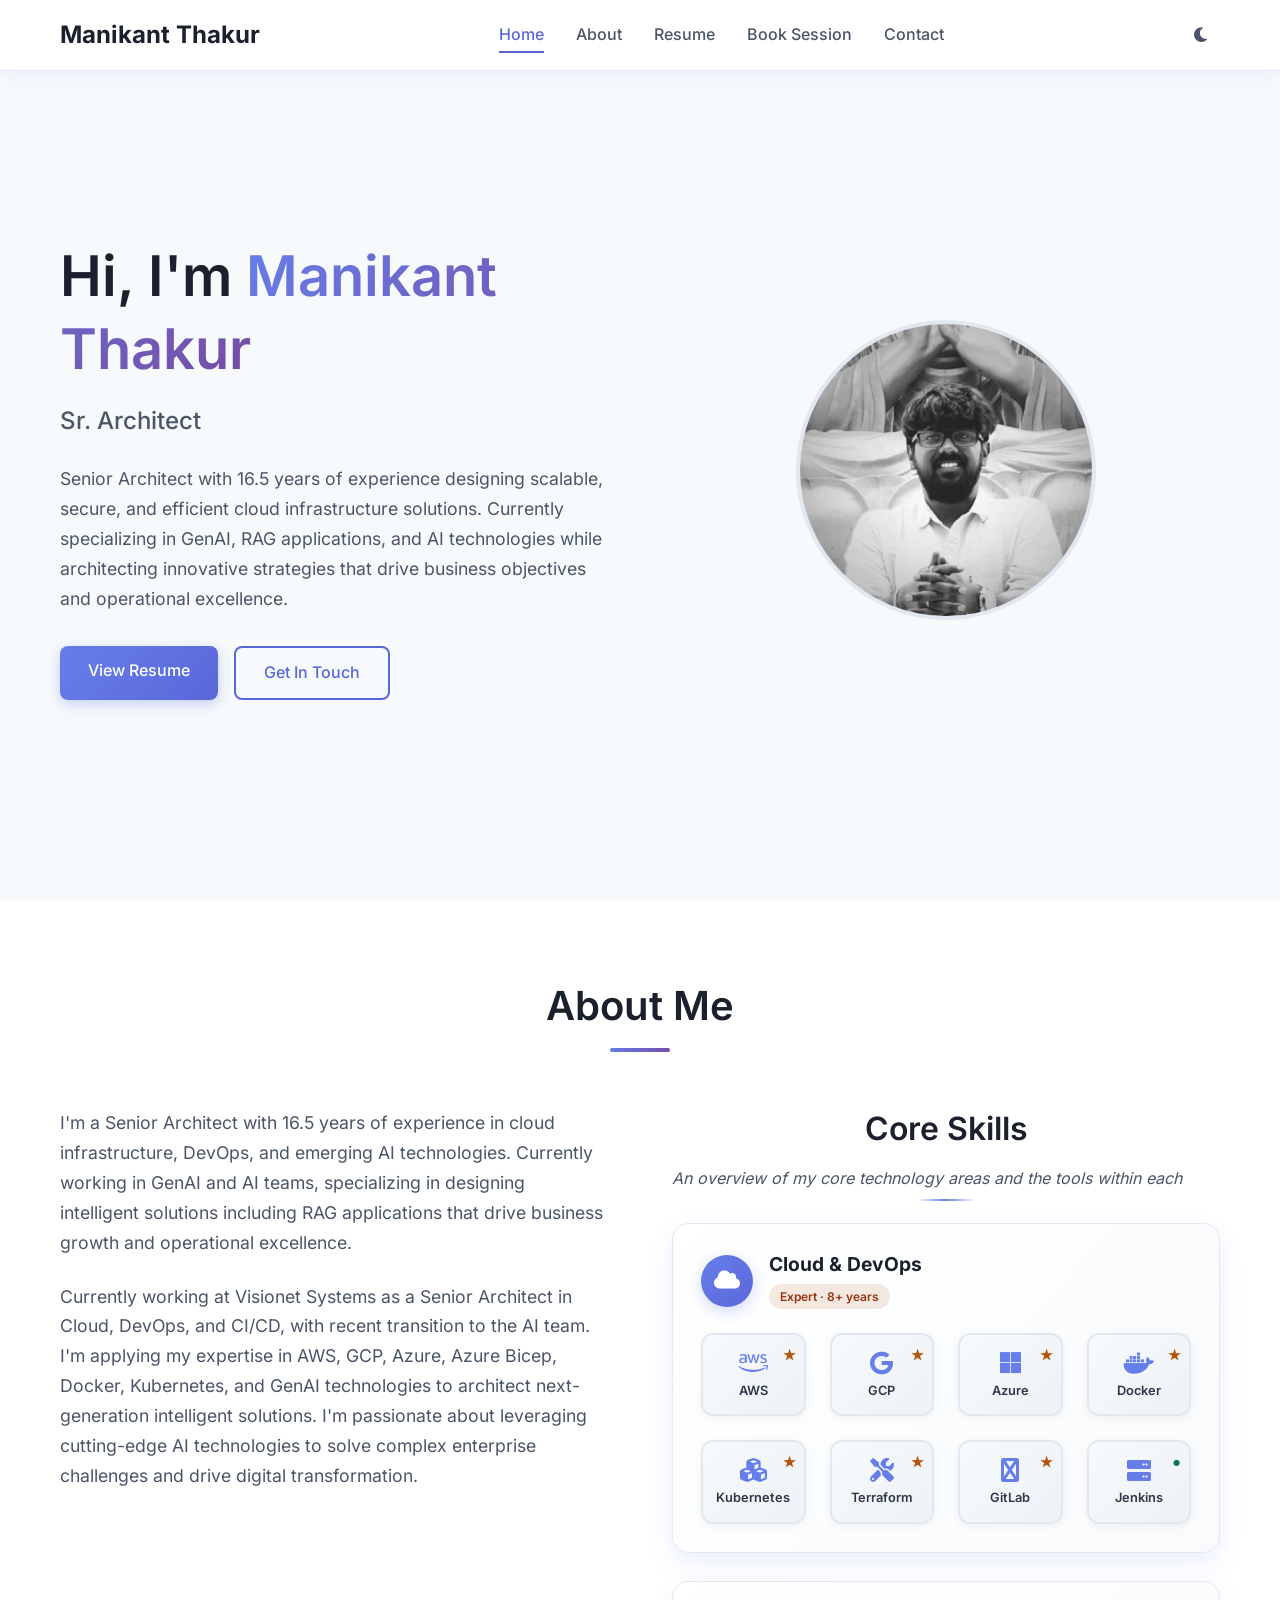
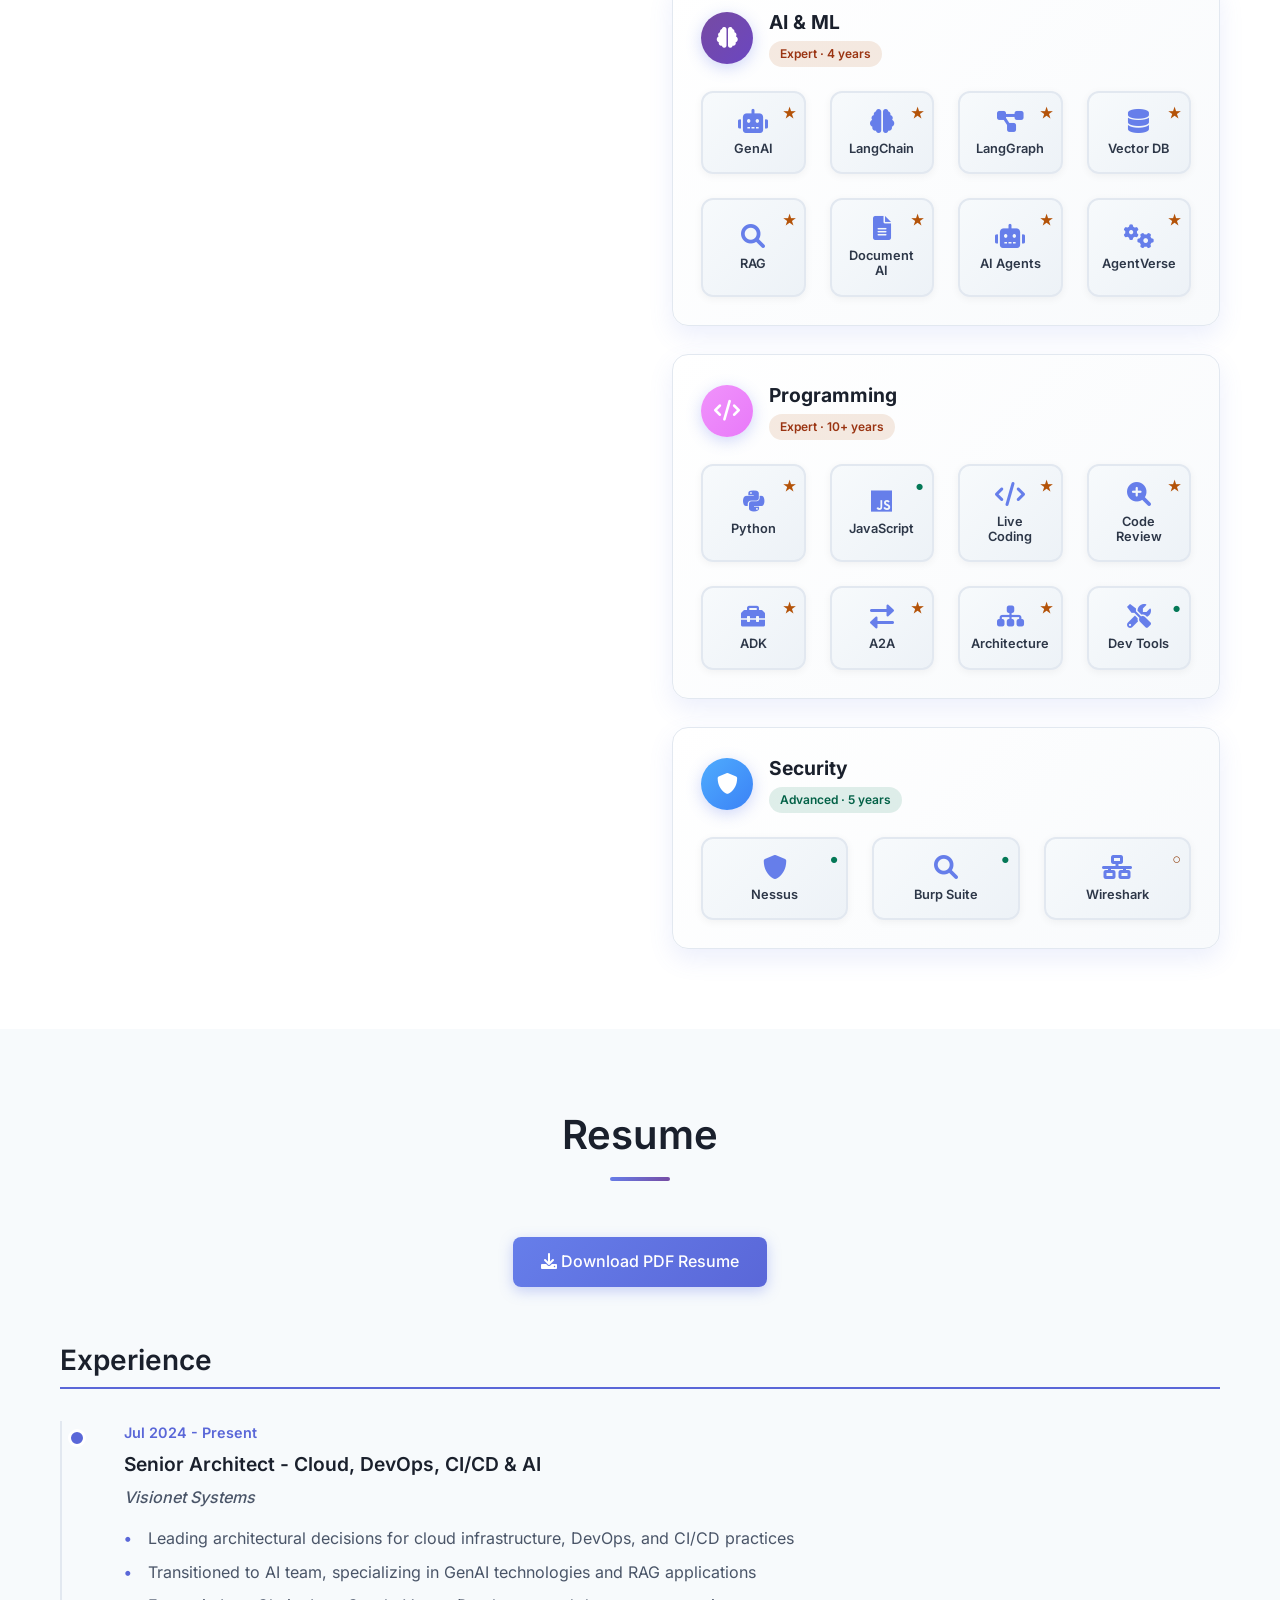
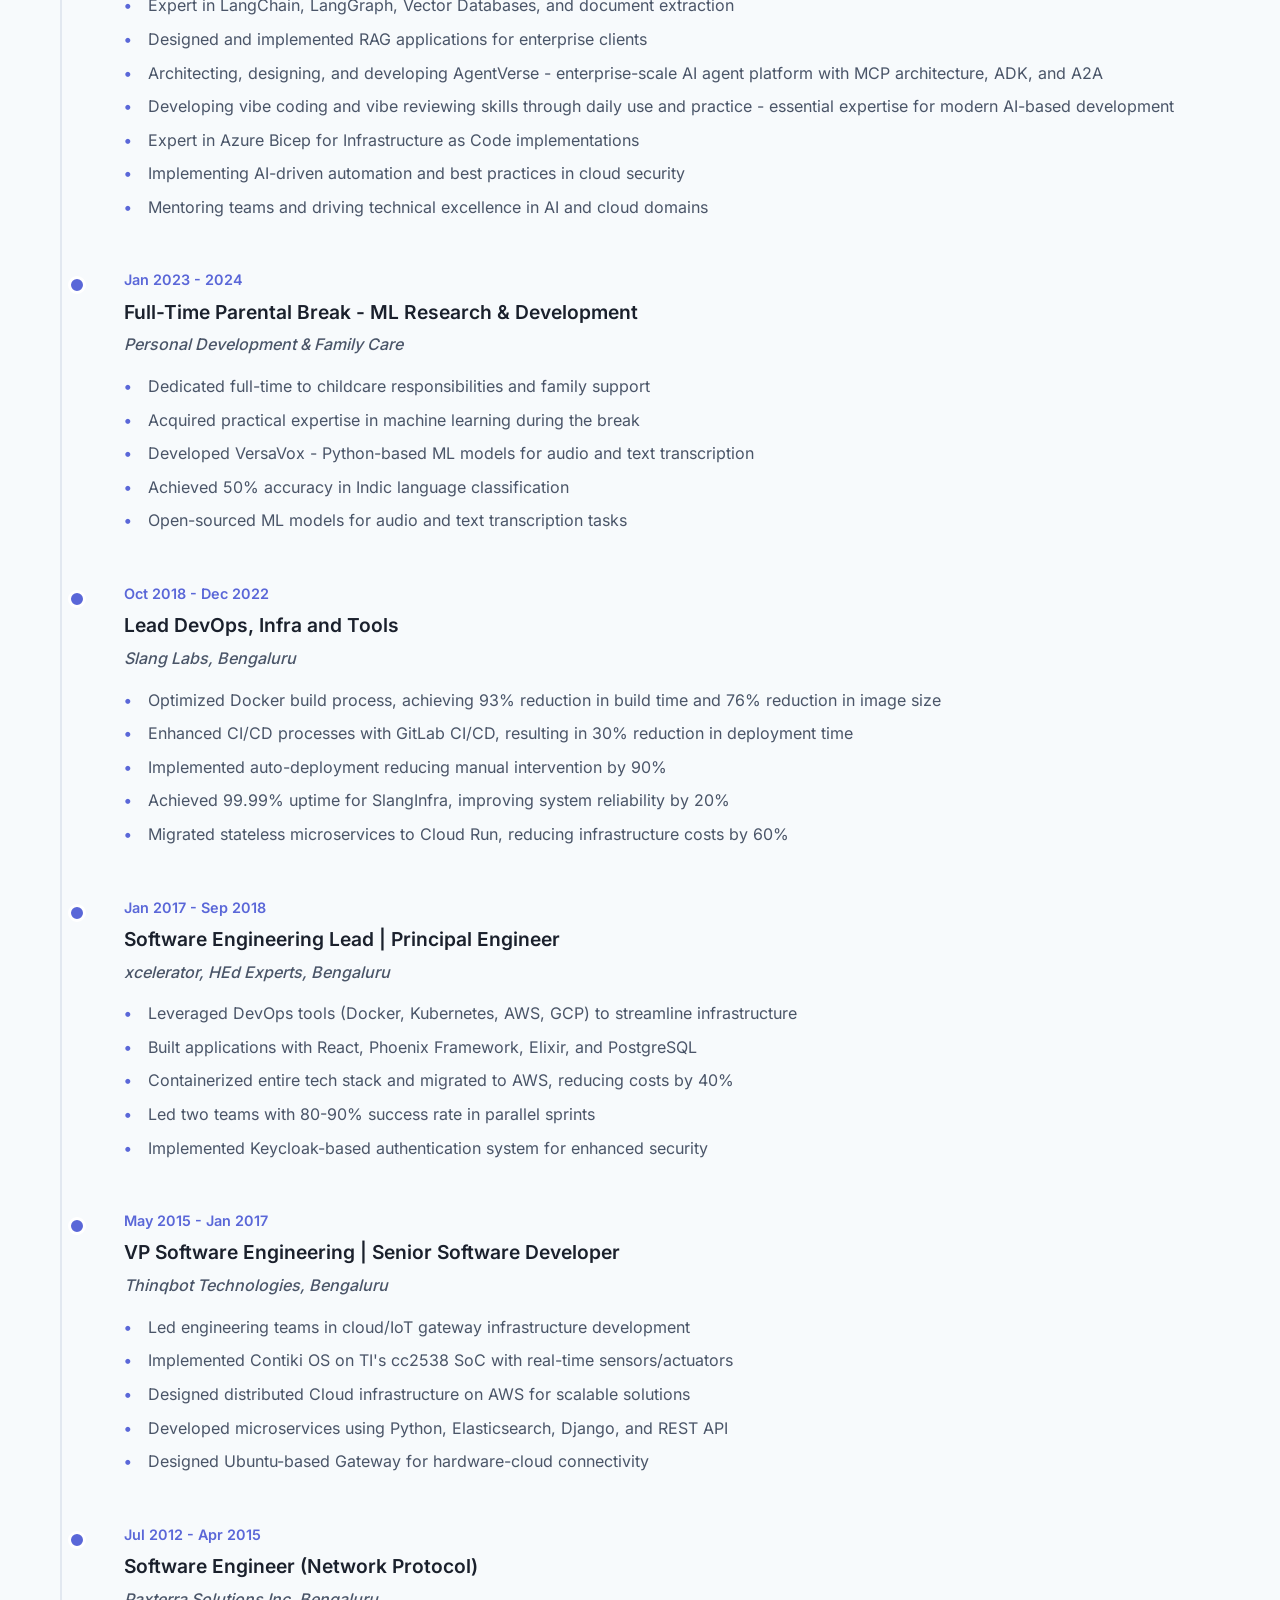
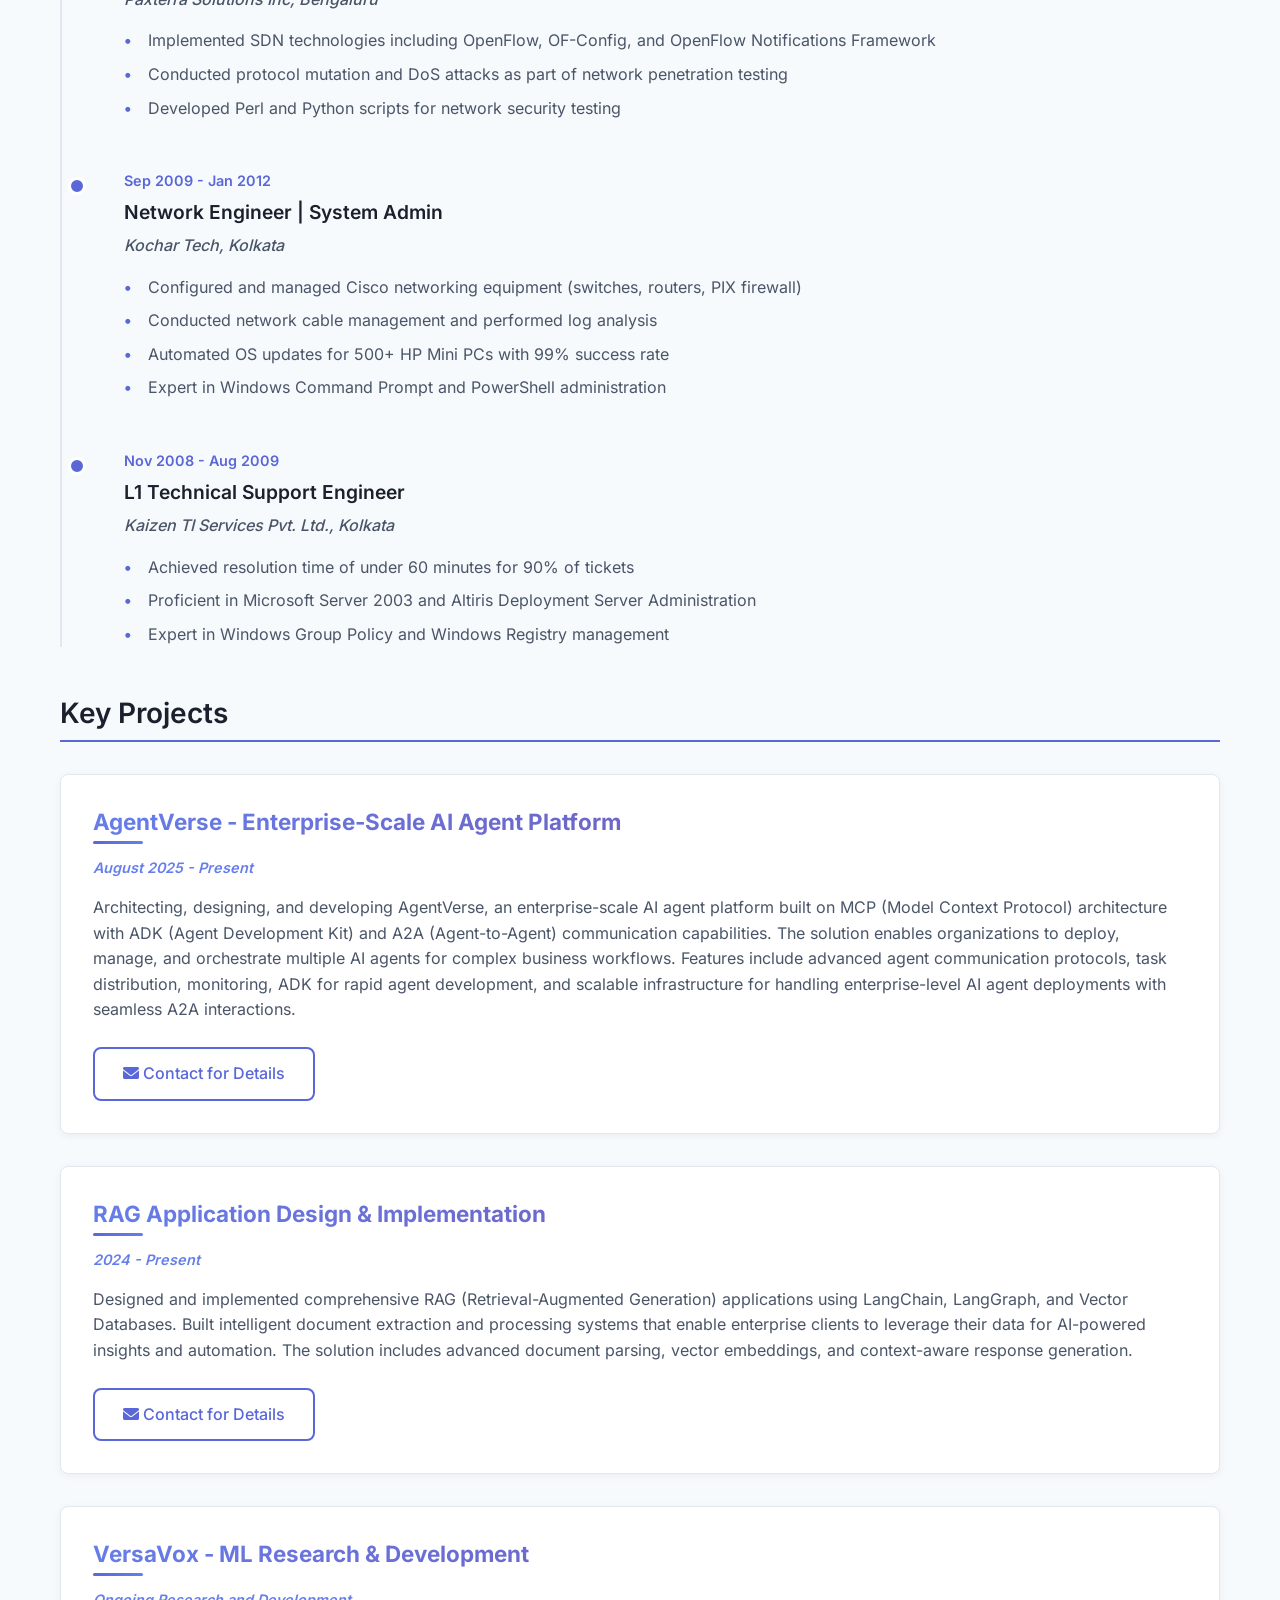
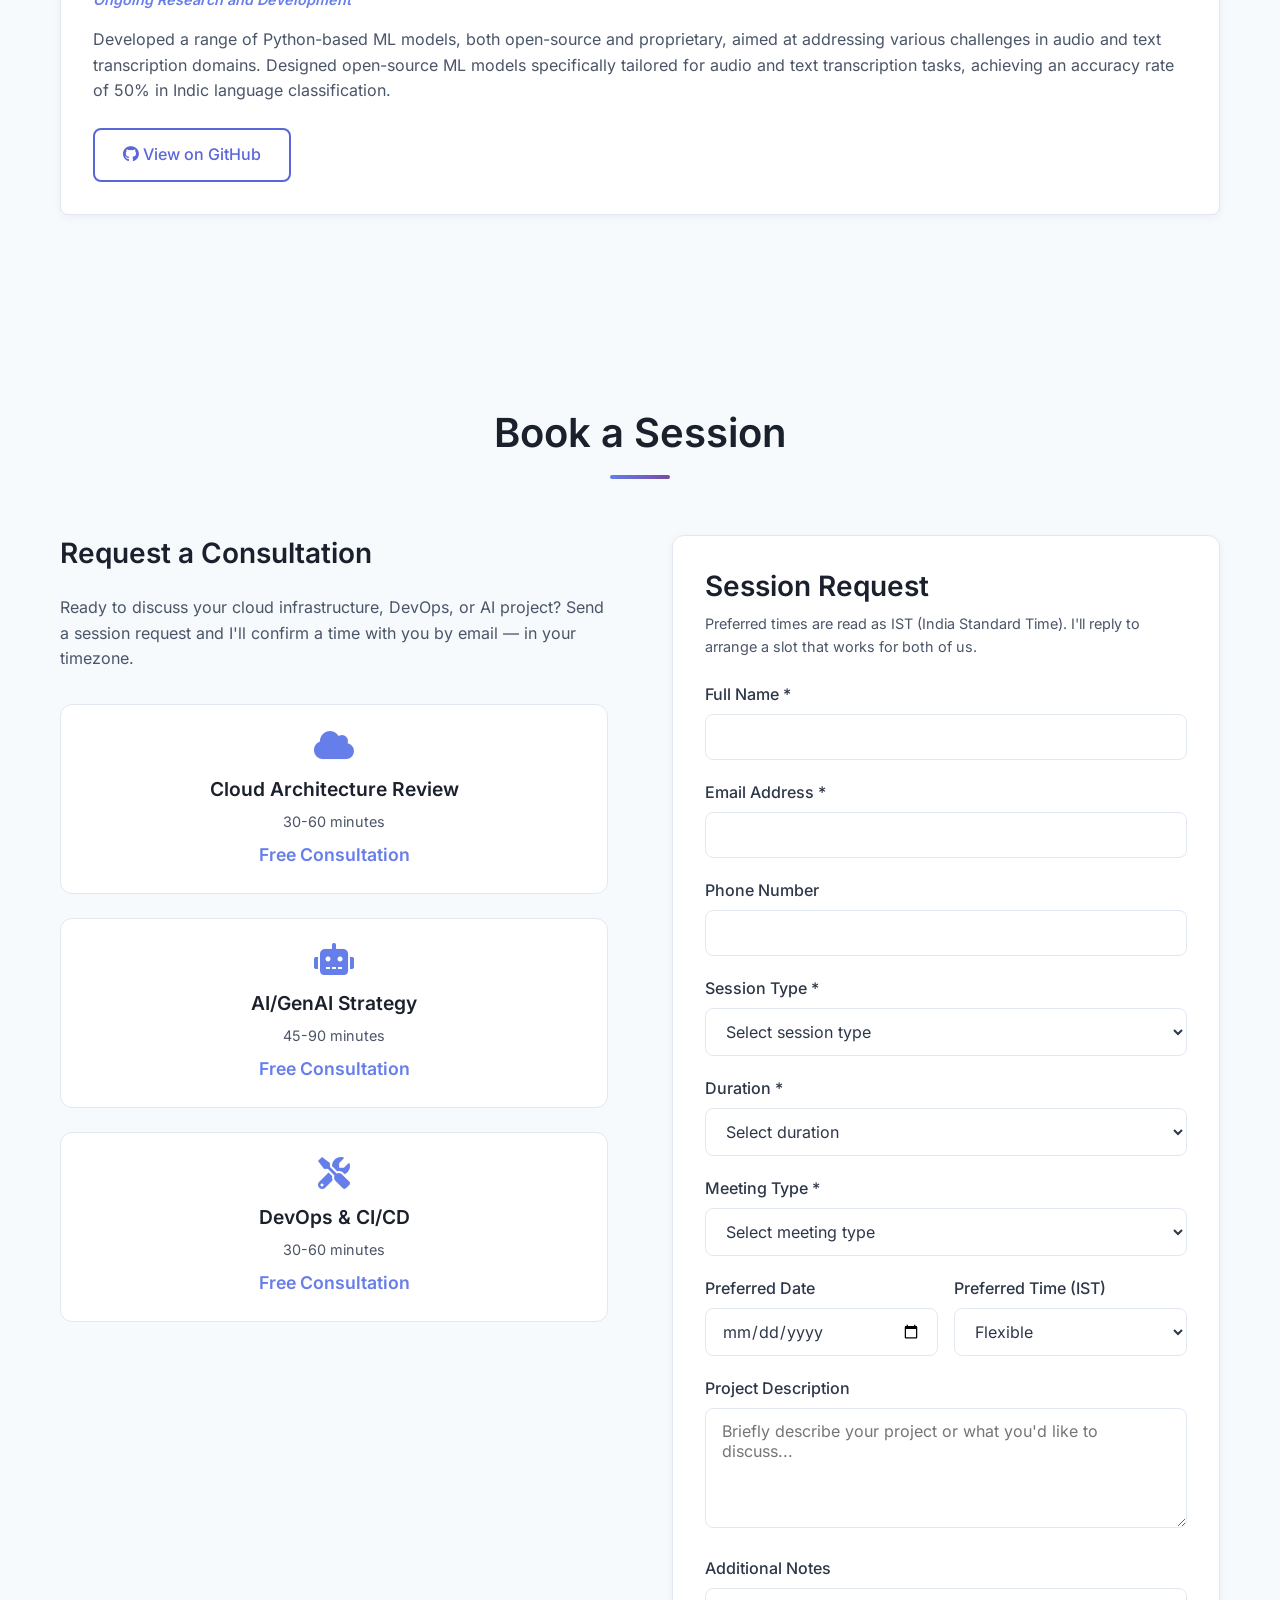
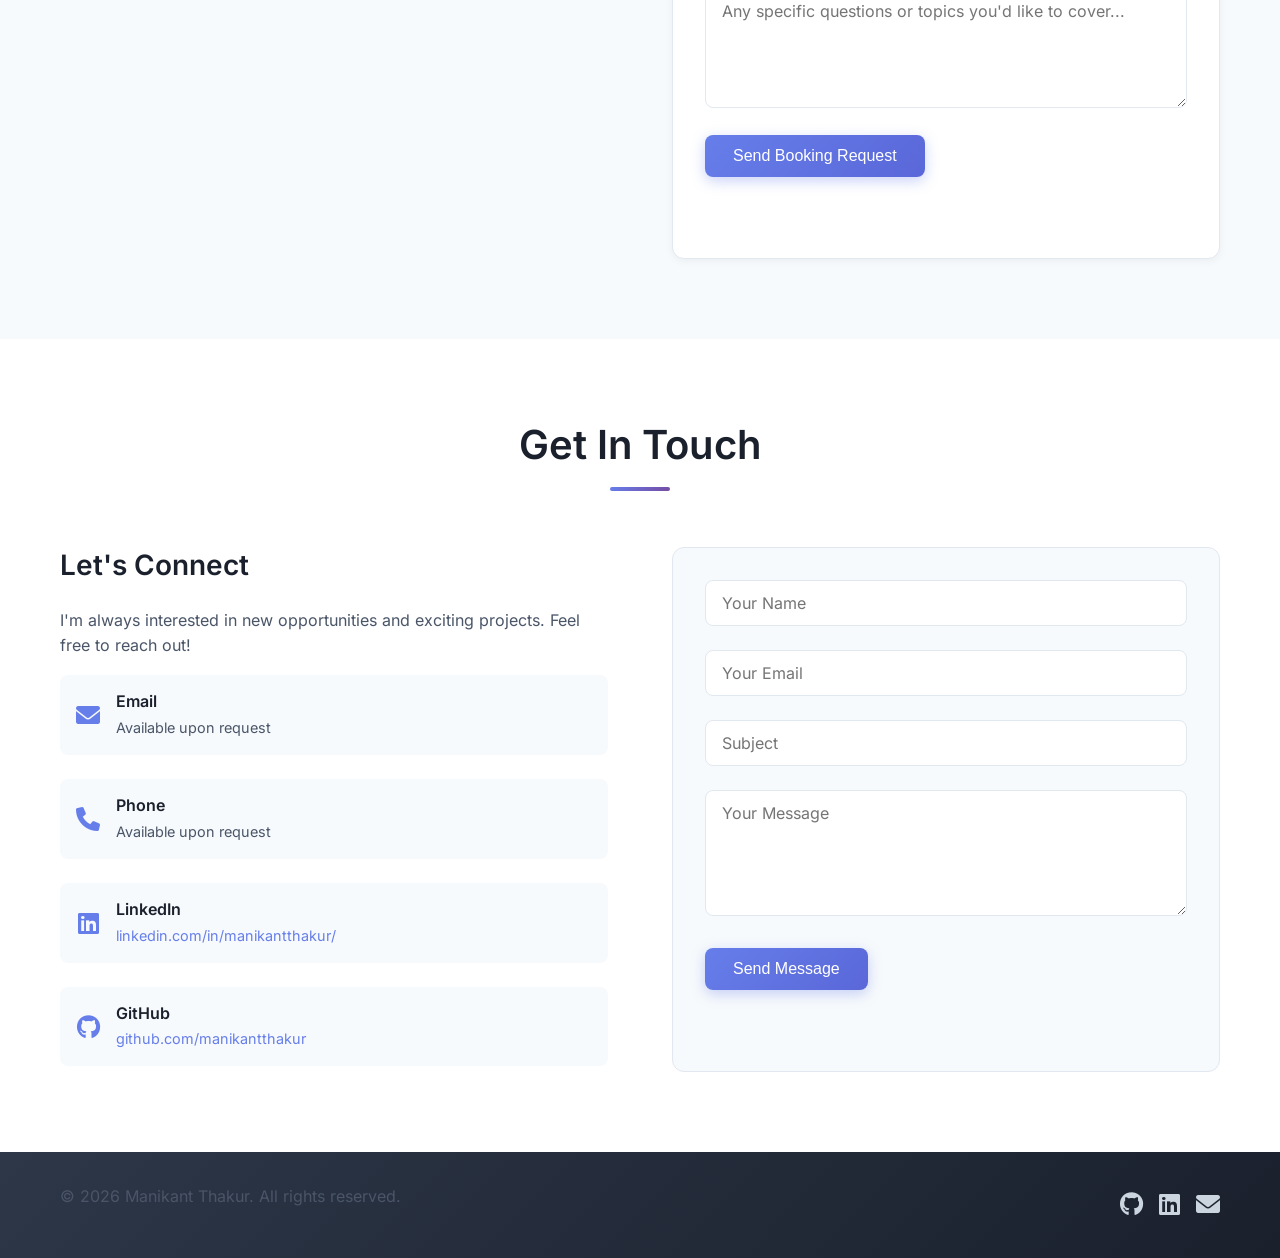
<file: index.html>
<!doctype html>
<html lang="en">
    <head>
        <meta charset="UTF-8" />
        <meta name="viewport" content="width=device-width, initial-scale=1.0" />
        <meta
            name="description"
            content="Manikant Thakur — Senior Architect specializing in cloud infrastructure, DevOps, CI/CD, and GenAI/RAG systems, with 16+ years of experience."
        />
        <meta name="author" content="Manikant Thakur" />
        <meta name="theme-color" content="#667eea" />
        <meta name="color-scheme" content="light dark" />
        <title>Manikant Thakur - Sr. Architect - Cloud, DevOps &amp; AI</title>

        <!-- Icons -->
        <link rel="icon" href="favicon.svg" type="image/svg+xml" />
        <link rel="alternate icon" href="favicon.ico" sizes="any" />
        <link rel="apple-touch-icon" href="apple-touch-icon.png" />

        <!-- Social sharing -->
        <meta property="og:type" content="website" />
        <meta
            property="og:title"
            content="Manikant Thakur — Sr. Architect (Cloud, DevOps &amp; AI)"
        />
        <meta
            property="og:description"
            content="Senior Architect specializing in cloud infrastructure, DevOps, CI/CD, and GenAI/RAG systems."
        />
        <meta property="og:url" content="https://www.thakur.io/" />
        <meta property="og:image" content="https://www.thakur.io/assets/image.jpeg" />
        <meta property="og:image:width" content="800" />
        <meta property="og:image:height" content="800" />
        <meta property="og:image:alt" content="Portrait of Manikant Thakur" />
        <meta name="twitter:card" content="summary" />
        <meta
            name="twitter:title"
            content="Manikant Thakur — Sr. Architect (Cloud, DevOps &amp; AI)"
        />
        <meta
            name="twitter:description"
            content="Senior Architect specializing in cloud infrastructure, DevOps, CI/CD, and GenAI/RAG systems."
        />
        <meta name="twitter:image" content="https://www.thakur.io/assets/image.jpeg" />

        <script>
            // Set theme before first paint to avoid a flash of the wrong theme.
            (function () {
                try {
                    var stored = localStorage.getItem('theme');
                    var theme =
                        stored ||
                        (window.matchMedia('(prefers-color-scheme: dark)').matches
                            ? 'dark'
                            : 'light');
                    document.documentElement.setAttribute('data-theme', theme);
                } catch (e) {
                    document.documentElement.setAttribute('data-theme', 'light');
                }
            })();
        </script>
        <link
            rel="preload"
            href="assets/fonts/inter-latin.woff2"
            as="font"
            type="font/woff2"
            crossorigin
        />
        <link rel="stylesheet" href="css/style.css" />
        <link rel="stylesheet" href="assets/fontawesome/css/all.min.css" />
        <script src="js/main.js" defer></script>

        <script type="application/ld+json">
            {
                "@context": "https://schema.org",
                "@type": "Person",
                "name": "Manikant Thakur",
                "jobTitle": "Senior Architect",
                "url": "https://www.thakur.io/",
                "image": "https://www.thakur.io/assets/image.jpeg",
                "description": "Senior Architect specializing in cloud infrastructure, DevOps, CI/CD, and GenAI/RAG systems.",
                "worksFor": { "@type": "Organization", "name": "Visionet Systems" },
                "knowsAbout": [
                    "Cloud Architecture",
                    "DevOps",
                    "CI/CD",
                    "Kubernetes",
                    "Generative AI",
                    "Retrieval-Augmented Generation",
                    "AWS",
                    "Google Cloud",
                    "Microsoft Azure"
                ],
                "sameAs": [
                    "https://www.linkedin.com/in/manikantthakur/",
                    "https://github.com/manikantthakur"
                ]
            }
        </script>
    </head>
    <body>
        <a class="skip-link" href="#main">Skip to content</a>

        <!-- Navigation -->
        <nav class="navbar">
            <div class="nav-container">
                <div class="nav-logo">
                    <a href="#home">Manikant Thakur</a>
                </div>
                <div class="nav-menu" id="nav-menu">
                    <a href="#home" class="nav-link">Home</a>
                    <a href="#about" class="nav-link">About</a>
                    <a href="#resume" class="nav-link">Resume</a>
                    <a href="#booking" class="nav-link">Book Session</a>
                    <a href="#contact" class="nav-link">Contact</a>
                </div>
                <div class="nav-controls">
                    <button
                        class="theme-toggle"
                        id="themeToggle"
                        type="button"
                        aria-label="Toggle dark mode"
                        aria-pressed="false"
                    >
                        <i class="fas fa-moon" aria-hidden="true"></i>
                        <i class="fas fa-sun" aria-hidden="true"></i>
                    </button>
                    <button
                        class="hamburger"
                        id="hamburger"
                        type="button"
                        aria-label="Toggle navigation menu"
                        aria-controls="nav-menu"
                        aria-expanded="false"
                    >
                        <span class="bar"></span>
                        <span class="bar"></span>
                        <span class="bar"></span>
                    </button>
                </div>
            </div>
        </nav>

        <main id="main" tabindex="-1">
            <!-- Hero Section -->
            <section id="home" class="hero">
                <div class="hero-container">
                    <div class="hero-content">
                        <div class="hero-text">
                            <h1 class="hero-title">
                                Hi, I'm <span class="highlight">Manikant Thakur</span>
                            </h1>
                            <p class="hero-subtitle">Sr. Architect</p>
                            <p class="hero-description">
                                Senior Architect with 16.5 years of experience designing scalable,
                                secure, and efficient cloud infrastructure solutions. Currently
                                specializing in GenAI, RAG applications, and AI technologies while
                                architecting innovative strategies that drive business objectives
                                and operational excellence.
                            </p>
                            <div class="hero-buttons">
                                <a href="#resume" class="btn btn-primary">View Resume</a>
                                <a href="#contact" class="btn btn-secondary">Get In Touch</a>
                            </div>
                        </div>
                        <div class="hero-image">
                            <div class="profile-image">
                                <picture>
                                    <source srcset="assets/image.avif" type="image/avif" />
                                    <source srcset="assets/image.webp" type="image/webp" />
                                    <img
                                        src="assets/image.jpeg"
                                        alt="Portrait of Manikant Thakur"
                                        class="profile-photo"
                                        width="800"
                                        height="800"
                                        decoding="async"
                                    />
                                </picture>
                            </div>
                        </div>
                    </div>
                </div>
            </section>

            <!-- About Section -->
            <section id="about" class="about">
                <div class="container">
                    <h2 class="section-title">About Me</h2>
                    <div class="about-content">
                        <div class="about-text">
                            <p>
                                I'm a Senior Architect with 16.5 years of experience in cloud
                                infrastructure, DevOps, and emerging AI technologies. Currently
                                working in GenAI and AI teams, specializing in designing intelligent
                                solutions including RAG applications that drive business growth and
                                operational excellence.
                            </p>
                            <p>
                                Currently working at Visionet Systems as a Senior Architect in
                                Cloud, DevOps, and CI/CD, with recent transition to the AI team. I'm
                                applying my expertise in AWS, GCP, Azure, Azure Bicep, Docker,
                                Kubernetes, and GenAI technologies to architect next-generation
                                intelligent solutions. I'm passionate about leveraging cutting-edge
                                AI technologies to solve complex enterprise challenges and drive
                                digital transformation.
                            </p>
                        </div>
                        <div class="skills">
                            <h3>Core Skills</h3>
                            <p class="skills-intro">
                                An overview of my core technology areas and the tools within each
                            </p>

                            <div class="skills-grid">
                                <div class="skill-category-card" data-category="cloud">
                                    <div class="skill-category-header">
                                        <div class="skill-category-icon">
                                            <i class="fas fa-cloud" aria-hidden="true"></i>
                                        </div>
                                        <div class="skill-category-title">
                                            <h4>Cloud &amp; DevOps</h4>
                                            <span class="skill-level-badge expert"
                                                >Expert &middot; 8+ years</span
                                            >
                                        </div>
                                    </div>
                                    <div class="skill-items">
                                        <div class="skill-item" data-level="expert">
                                            <i class="fab fa-aws" aria-hidden="true"></i>
                                            <span>AWS</span>
                                        </div>
                                        <div class="skill-item" data-level="expert">
                                            <i class="fab fa-google" aria-hidden="true"></i>
                                            <span>GCP</span>
                                        </div>
                                        <div class="skill-item" data-level="expert">
                                            <i class="fab fa-microsoft" aria-hidden="true"></i>
                                            <span>Azure</span>
                                        </div>
                                        <div class="skill-item" data-level="expert">
                                            <i class="fab fa-docker" aria-hidden="true"></i>
                                            <span>Docker</span>
                                        </div>
                                        <div class="skill-item" data-level="expert">
                                            <i class="fas fa-cubes" aria-hidden="true"></i>
                                            <span>Kubernetes</span>
                                        </div>
                                        <div class="skill-item" data-level="expert">
                                            <i class="fas fa-tools" aria-hidden="true"></i>
                                            <span>Terraform</span>
                                        </div>
                                        <div class="skill-item" data-level="expert">
                                            <i class="fas fa-git-alt" aria-hidden="true"></i>
                                            <span>GitLab</span>
                                        </div>
                                        <div class="skill-item" data-level="advanced">
                                            <i class="fas fa-server" aria-hidden="true"></i>
                                            <span>Jenkins</span>
                                        </div>
                                    </div>
                                </div>

                                <div class="skill-category-card" data-category="ai">
                                    <div class="skill-category-header">
                                        <div class="skill-category-icon">
                                            <i class="fas fa-brain" aria-hidden="true"></i>
                                        </div>
                                        <div class="skill-category-title">
                                            <h4>AI &amp; ML</h4>
                                            <span class="skill-level-badge expert"
                                                >Expert &middot; 4 years</span
                                            >
                                        </div>
                                    </div>
                                    <div class="skill-items">
                                        <div class="skill-item" data-level="expert">
                                            <i class="fas fa-robot" aria-hidden="true"></i>
                                            <span>GenAI</span>
                                        </div>
                                        <div class="skill-item" data-level="expert">
                                            <i class="fas fa-brain" aria-hidden="true"></i>
                                            <span>LangChain</span>
                                        </div>
                                        <div class="skill-item" data-level="expert">
                                            <i
                                                class="fas fa-project-diagram"
                                                aria-hidden="true"
                                            ></i>
                                            <span>LangGraph</span>
                                        </div>
                                        <div class="skill-item" data-level="expert">
                                            <i class="fas fa-database" aria-hidden="true"></i>
                                            <span>Vector DB</span>
                                        </div>
                                        <div class="skill-item" data-level="expert">
                                            <i class="fas fa-search" aria-hidden="true"></i>
                                            <span>RAG</span>
                                        </div>
                                        <div class="skill-item" data-level="expert">
                                            <i class="fas fa-file-alt" aria-hidden="true"></i>
                                            <span>Document AI</span>
                                        </div>
                                        <div class="skill-item" data-level="expert">
                                            <i class="fas fa-robot" aria-hidden="true"></i>
                                            <span>AI Agents</span>
                                        </div>
                                        <div class="skill-item" data-level="expert">
                                            <i class="fas fa-cogs" aria-hidden="true"></i>
                                            <span>AgentVerse</span>
                                        </div>
                                    </div>
                                </div>

                                <div class="skill-category-card" data-category="programming">
                                    <div class="skill-category-header">
                                        <div class="skill-category-icon">
                                            <i class="fas fa-code" aria-hidden="true"></i>
                                        </div>
                                        <div class="skill-category-title">
                                            <h4>Programming</h4>
                                            <span class="skill-level-badge expert"
                                                >Expert &middot; 10+ years</span
                                            >
                                        </div>
                                    </div>
                                    <div class="skill-items">
                                        <div class="skill-item" data-level="expert">
                                            <i class="fab fa-python" aria-hidden="true"></i>
                                            <span>Python</span>
                                        </div>
                                        <div class="skill-item" data-level="advanced">
                                            <i class="fab fa-js" aria-hidden="true"></i>
                                            <span>JavaScript</span>
                                        </div>
                                        <div class="skill-item" data-level="expert">
                                            <i class="fas fa-code" aria-hidden="true"></i>
                                            <span>Live Coding</span>
                                        </div>
                                        <div class="skill-item" data-level="expert">
                                            <i class="fas fa-search-plus" aria-hidden="true"></i>
                                            <span>Code Review</span>
                                        </div>
                                        <div class="skill-item" data-level="expert">
                                            <i class="fas fa-toolbox" aria-hidden="true"></i>
                                            <span>ADK</span>
                                        </div>
                                        <div class="skill-item" data-level="expert">
                                            <i class="fas fa-exchange-alt" aria-hidden="true"></i>
                                            <span>A2A</span>
                                        </div>
                                        <div class="skill-item" data-level="expert">
                                            <i class="fas fa-sitemap" aria-hidden="true"></i>
                                            <span>Architecture</span>
                                        </div>
                                        <div class="skill-item" data-level="advanced">
                                            <i class="fas fa-tools" aria-hidden="true"></i>
                                            <span>Dev Tools</span>
                                        </div>
                                    </div>
                                </div>

                                <div class="skill-category-card" data-category="security">
                                    <div class="skill-category-header">
                                        <div class="skill-category-icon">
                                            <i class="fas fa-shield-alt" aria-hidden="true"></i>
                                        </div>
                                        <div class="skill-category-title">
                                            <h4>Security</h4>
                                            <span class="skill-level-badge advanced"
                                                >Advanced &middot; 5 years</span
                                            >
                                        </div>
                                    </div>
                                    <div class="skill-items">
                                        <div class="skill-item" data-level="advanced">
                                            <i class="fas fa-shield-alt" aria-hidden="true"></i>
                                            <span>Nessus</span>
                                        </div>
                                        <div class="skill-item" data-level="advanced">
                                            <i class="fas fa-search" aria-hidden="true"></i>
                                            <span>Burp Suite</span>
                                        </div>
                                        <div class="skill-item" data-level="intermediate">
                                            <i class="fas fa-network-wired" aria-hidden="true"></i>
                                            <span>Wireshark</span>
                                        </div>
                                    </div>
                                </div>
                            </div>
                        </div>
                    </div>
                </div>
            </section>

            <!-- Resume Section -->
            <section id="resume" class="resume">
                <div class="container">
                    <h2 class="section-title">Resume</h2>
                    <div class="resume-content">
                        <div class="resume-download">
                            <a
                                href="assets/Manikant_Thakur_Resume.pdf"
                                class="btn btn-primary"
                                download
                            >
                                <i class="fas fa-download" aria-hidden="true"></i>
                                Download PDF Resume
                            </a>
                        </div>

                        <div class="resume-sections">
                            <div class="resume-section">
                                <h3>Experience</h3>
                                <div class="timeline">
                                    <div class="timeline-item">
                                        <div class="timeline-date">Jul 2024 - Present</div>
                                        <div class="timeline-content">
                                            <h4>
                                                Senior Architect - Cloud, DevOps, CI/CD &amp; AI
                                            </h4>
                                            <p class="company">Visionet Systems</p>
                                            <ul>
                                                <li>
                                                    Leading architectural decisions for cloud
                                                    infrastructure, DevOps, and CI/CD practices
                                                </li>
                                                <li>
                                                    Transitioned to AI team, specializing in GenAI
                                                    technologies and RAG applications
                                                </li>
                                                <li>
                                                    Expert in LangChain, LangGraph, Vector
                                                    Databases, and document extraction
                                                </li>
                                                <li>
                                                    Designed and implemented RAG applications for
                                                    enterprise clients
                                                </li>
                                                <li>
                                                    Architecting, designing, and developing
                                                    AgentVerse - enterprise-scale AI agent platform
                                                    with MCP architecture, ADK, and A2A
                                                </li>
                                                <li>
                                                    Developing vibe coding and vibe reviewing skills
                                                    through daily use and practice - essential
                                                    expertise for modern AI-based development
                                                </li>
                                                <li>
                                                    Expert in Azure Bicep for Infrastructure as Code
                                                    implementations
                                                </li>
                                                <li>
                                                    Implementing AI-driven automation and best
                                                    practices in cloud security
                                                </li>
                                                <li>
                                                    Mentoring teams and driving technical excellence
                                                    in AI and cloud domains
                                                </li>
                                            </ul>
                                        </div>
                                    </div>
                                    <div class="timeline-item">
                                        <div class="timeline-date">Jan 2023 - 2024</div>
                                        <div class="timeline-content">
                                            <h4>
                                                Full-Time Parental Break - ML Research &amp;
                                                Development
                                            </h4>
                                            <p class="company">
                                                Personal Development &amp; Family Care
                                            </p>
                                            <ul>
                                                <li>
                                                    Dedicated full-time to childcare
                                                    responsibilities and family support
                                                </li>
                                                <li>
                                                    Acquired practical expertise in machine learning
                                                    during the break
                                                </li>
                                                <li>
                                                    Developed VersaVox - Python-based ML models for
                                                    audio and text transcription
                                                </li>
                                                <li>
                                                    Achieved 50% accuracy in Indic language
                                                    classification
                                                </li>
                                                <li>
                                                    Open-sourced ML models for audio and text
                                                    transcription tasks
                                                </li>
                                            </ul>
                                        </div>
                                    </div>
                                    <div class="timeline-item">
                                        <div class="timeline-date">Oct 2018 - Dec 2022</div>
                                        <div class="timeline-content">
                                            <h4>Lead DevOps, Infra and Tools</h4>
                                            <p class="company">Slang Labs, Bengaluru</p>
                                            <ul>
                                                <li>
                                                    Optimized Docker build process, achieving 93%
                                                    reduction in build time and 76% reduction in
                                                    image size
                                                </li>
                                                <li>
                                                    Enhanced CI/CD processes with GitLab CI/CD,
                                                    resulting in 30% reduction in deployment time
                                                </li>
                                                <li>
                                                    Implemented auto-deployment reducing manual
                                                    intervention by 90%
                                                </li>
                                                <li>
                                                    Achieved 99.99% uptime for SlangInfra, improving
                                                    system reliability by 20%
                                                </li>
                                                <li>
                                                    Migrated stateless microservices to Cloud Run,
                                                    reducing infrastructure costs by 60%
                                                </li>
                                            </ul>
                                        </div>
                                    </div>
                                    <div class="timeline-item">
                                        <div class="timeline-date">Jan 2017 - Sep 2018</div>
                                        <div class="timeline-content">
                                            <h4>Software Engineering Lead | Principal Engineer</h4>
                                            <p class="company">
                                                xcelerator, HEd Experts, Bengaluru
                                            </p>
                                            <ul>
                                                <li>
                                                    Leveraged DevOps tools (Docker, Kubernetes, AWS,
                                                    GCP) to streamline infrastructure
                                                </li>
                                                <li>
                                                    Built applications with React, Phoenix
                                                    Framework, Elixir, and PostgreSQL
                                                </li>
                                                <li>
                                                    Containerized entire tech stack and migrated to
                                                    AWS, reducing costs by 40%
                                                </li>
                                                <li>
                                                    Led two teams with 80-90% success rate in
                                                    parallel sprints
                                                </li>
                                                <li>
                                                    Implemented Keycloak-based authentication system
                                                    for enhanced security
                                                </li>
                                            </ul>
                                        </div>
                                    </div>
                                    <div class="timeline-item">
                                        <div class="timeline-date">May 2015 - Jan 2017</div>
                                        <div class="timeline-content">
                                            <h4>
                                                VP Software Engineering | Senior Software Developer
                                            </h4>
                                            <p class="company">Thinqbot Technologies, Bengaluru</p>
                                            <ul>
                                                <li>
                                                    Led engineering teams in cloud/IoT gateway
                                                    infrastructure development
                                                </li>
                                                <li>
                                                    Implemented Contiki OS on TI's cc2538 SoC with
                                                    real-time sensors/actuators
                                                </li>
                                                <li>
                                                    Designed distributed Cloud infrastructure on AWS
                                                    for scalable solutions
                                                </li>
                                                <li>
                                                    Developed microservices using Python,
                                                    Elasticsearch, Django, and REST API
                                                </li>
                                                <li>
                                                    Designed Ubuntu-based Gateway for hardware-cloud
                                                    connectivity
                                                </li>
                                            </ul>
                                        </div>
                                    </div>
                                    <div class="timeline-item">
                                        <div class="timeline-date">Jul 2012 - Apr 2015</div>
                                        <div class="timeline-content">
                                            <h4>Software Engineer (Network Protocol)</h4>
                                            <p class="company">Paxterra Solutions Inc, Bengaluru</p>
                                            <ul>
                                                <li>
                                                    Implemented SDN technologies including OpenFlow,
                                                    OF-Config, and OpenFlow Notifications Framework
                                                </li>
                                                <li>
                                                    Conducted protocol mutation and DoS attacks as
                                                    part of network penetration testing
                                                </li>
                                                <li>
                                                    Developed Perl and Python scripts for network
                                                    security testing
                                                </li>
                                            </ul>
                                        </div>
                                    </div>
                                    <div class="timeline-item">
                                        <div class="timeline-date">Sep 2009 - Jan 2012</div>
                                        <div class="timeline-content">
                                            <h4>Network Engineer | System Admin</h4>
                                            <p class="company">Kochar Tech, Kolkata</p>
                                            <ul>
                                                <li>
                                                    Configured and managed Cisco networking
                                                    equipment (switches, routers, PIX firewall)
                                                </li>
                                                <li>
                                                    Conducted network cable management and performed
                                                    log analysis
                                                </li>
                                                <li>
                                                    Automated OS updates for 500+ HP Mini PCs with
                                                    99% success rate
                                                </li>
                                                <li>
                                                    Expert in Windows Command Prompt and PowerShell
                                                    administration
                                                </li>
                                            </ul>
                                        </div>
                                    </div>
                                    <div class="timeline-item">
                                        <div class="timeline-date">Nov 2008 - Aug 2009</div>
                                        <div class="timeline-content">
                                            <h4>L1 Technical Support Engineer</h4>
                                            <p class="company">
                                                Kaizen TI Services Pvt. Ltd., Kolkata
                                            </p>
                                            <ul>
                                                <li>
                                                    Achieved resolution time of under 60 minutes for
                                                    90% of tickets
                                                </li>
                                                <li>
                                                    Proficient in Microsoft Server 2003 and Altiris
                                                    Deployment Server Administration
                                                </li>
                                                <li>
                                                    Expert in Windows Group Policy and Windows
                                                    Registry management
                                                </li>
                                            </ul>
                                        </div>
                                    </div>
                                </div>
                            </div>
                        </div>

                        <div class="resume-section">
                            <h3>Key Projects</h3>
                            <div class="project-item">
                                <h4>AgentVerse - Enterprise-Scale AI Agent Platform</h4>
                                <p class="project-period">August 2025 - Present</p>
                                <p class="project-description">
                                    Architecting, designing, and developing AgentVerse, an
                                    enterprise-scale AI agent platform built on MCP (Model Context
                                    Protocol) architecture with ADK (Agent Development Kit) and A2A
                                    (Agent-to-Agent) communication capabilities. The solution
                                    enables organizations to deploy, manage, and orchestrate
                                    multiple AI agents for complex business workflows. Features
                                    include advanced agent communication protocols, task
                                    distribution, monitoring, ADK for rapid agent development, and
                                    scalable infrastructure for handling enterprise-level AI agent
                                    deployments with seamless A2A interactions.
                                </p>
                                <div class="project-links">
                                    <a href="#contact" class="btn btn-secondary">
                                        <i class="fas fa-envelope" aria-hidden="true"></i> Contact
                                        for Details
                                    </a>
                                </div>
                            </div>
                            <div class="project-item">
                                <h4>RAG Application Design &amp; Implementation</h4>
                                <p class="project-period">2024 - Present</p>
                                <p class="project-description">
                                    Designed and implemented comprehensive RAG (Retrieval-Augmented
                                    Generation) applications using LangChain, LangGraph, and Vector
                                    Databases. Built intelligent document extraction and processing
                                    systems that enable enterprise clients to leverage their data
                                    for AI-powered insights and automation. The solution includes
                                    advanced document parsing, vector embeddings, and context-aware
                                    response generation.
                                </p>
                                <div class="project-links">
                                    <a href="#contact" class="btn btn-secondary">
                                        <i class="fas fa-envelope" aria-hidden="true"></i> Contact
                                        for Details
                                    </a>
                                </div>
                            </div>
                            <div class="project-item">
                                <h4>VersaVox - ML Research &amp; Development</h4>
                                <p class="project-period">Ongoing Research and Development</p>
                                <p class="project-description">
                                    Developed a range of Python-based ML models, both open-source
                                    and proprietary, aimed at addressing various challenges in audio
                                    and text transcription domains. Designed open-source ML models
                                    specifically tailored for audio and text transcription tasks,
                                    achieving an accuracy rate of 50% in Indic language
                                    classification.
                                </p>
                                <div class="project-links">
                                    <a
                                        href="https://github.com/manikantthakur/VersaVox"
                                        target="_blank"
                                        rel="noopener noreferrer"
                                        class="btn btn-secondary"
                                    >
                                        <i class="fab fa-github" aria-hidden="true"></i> View on
                                        GitHub
                                    </a>
                                </div>
                            </div>
                        </div>
                    </div>
                </div>
            </section>

            <!-- Booking Section -->
            <section id="booking" class="booking">
                <div class="container">
                    <h2 class="section-title">Book a Session</h2>
                    <div class="booking-content">
                        <div class="booking-info">
                            <h3>Request a Consultation</h3>
                            <p>
                                Ready to discuss your cloud infrastructure, DevOps, or AI project?
                                Send a session request and I'll confirm a time with you by email
                                &mdash; in your timezone.
                            </p>

                            <div class="session-types">
                                <div class="session-type">
                                    <i class="fas fa-cloud" aria-hidden="true"></i>
                                    <h4>Cloud Architecture Review</h4>
                                    <p>30-60 minutes</p>
                                    <span class="price">Free Consultation</span>
                                </div>
                                <div class="session-type">
                                    <i class="fas fa-robot" aria-hidden="true"></i>
                                    <h4>AI/GenAI Strategy</h4>
                                    <p>45-90 minutes</p>
                                    <span class="price">Free Consultation</span>
                                </div>
                                <div class="session-type">
                                    <i class="fas fa-tools" aria-hidden="true"></i>
                                    <h4>DevOps &amp; CI/CD</h4>
                                    <p>30-60 minutes</p>
                                    <span class="price">Free Consultation</span>
                                </div>
                            </div>
                        </div>

                        <div class="booking-form-card">
                            <h3>Session Request</h3>
                            <p class="form-hint">
                                Preferred times are read as IST (India Standard Time). I'll reply to
                                arrange a slot that works for both of us.
                            </p>
                            <form
                                id="bookingForm"
                                class="stacked-form"
                                action="https://formspree.io/f/mgvndopo"
                                method="POST"
                            >
                                <!-- Honeypot: hidden from people, tempting to bots. A filled
                                     value is dropped by the JS and by Formspree server-side.
                                     Kept out of the tab order and off-screen (not display:none)
                                     so it isn't flagged as a hidden focusable control. -->
                                <p class="hp-field">
                                    <label for="bookingGotcha">Leave this field empty</label>
                                    <input
                                        type="text"
                                        id="bookingGotcha"
                                        name="_gotcha"
                                        tabindex="-1"
                                        autocomplete="off"
                                    />
                                </p>
                                <div class="form-group">
                                    <label for="clientName">Full Name *</label>
                                    <input
                                        type="text"
                                        id="clientName"
                                        name="name"
                                        autocomplete="name"
                                        required
                                    />
                                </div>
                                <div class="form-group">
                                    <label for="clientEmail">Email Address *</label>
                                    <input
                                        type="email"
                                        id="clientEmail"
                                        name="email"
                                        autocomplete="email"
                                        required
                                    />
                                </div>
                                <div class="form-group">
                                    <label for="clientPhone">Phone Number</label>
                                    <input
                                        type="tel"
                                        id="clientPhone"
                                        name="phone"
                                        autocomplete="tel"
                                    />
                                </div>
                                <div class="form-group">
                                    <label for="sessionType">Session Type *</label>
                                    <select id="sessionType" name="session_type" required>
                                        <option value="">Select session type</option>
                                        <option value="Cloud Architecture Review">
                                            Cloud Architecture Review
                                        </option>
                                        <option value="AI/GenAI Strategy">AI/GenAI Strategy</option>
                                        <option value="DevOps &amp; CI/CD">
                                            DevOps &amp; CI/CD
                                        </option>
                                        <option value="General Consultation">
                                            General Consultation
                                        </option>
                                    </select>
                                </div>
                                <div class="form-group">
                                    <label for="sessionDuration">Duration *</label>
                                    <select id="sessionDuration" name="duration" required>
                                        <option value="">Select duration</option>
                                        <option value="30 minutes">30 minutes</option>
                                        <option value="60 minutes">60 minutes</option>
                                        <option value="90 minutes">90 minutes</option>
                                    </select>
                                </div>
                                <div class="form-group">
                                    <label for="meetingType">Meeting Type *</label>
                                    <select id="meetingType" name="meeting_type" required>
                                        <option value="">Select meeting type</option>
                                        <option value="Video call (Google Meet / Zoom)">
                                            Video call (Google Meet / Zoom)
                                        </option>
                                        <option value="Phone call">Phone call</option>
                                        <option value="In person (if local)">
                                            In person (if local)
                                        </option>
                                    </select>
                                </div>
                                <div class="form-row">
                                    <div class="form-group">
                                        <label for="preferredDate">Preferred Date</label>
                                        <input
                                            type="date"
                                            id="preferredDate"
                                            name="preferred_date"
                                        />
                                    </div>
                                    <div class="form-group">
                                        <label for="preferredTime">Preferred Time (IST)</label>
                                        <select id="preferredTime" name="preferred_time">
                                            <option value="Flexible">Flexible</option>
                                            <option value="Morning (09:00-12:00 IST)">
                                                Morning (09:00-12:00)
                                            </option>
                                            <option value="Afternoon (12:00-15:00 IST)">
                                                Afternoon (12:00-15:00)
                                            </option>
                                            <option value="Late afternoon (15:00-18:00 IST)">
                                                Late afternoon (15:00-18:00)
                                            </option>
                                        </select>
                                    </div>
                                </div>
                                <div class="form-group">
                                    <label for="projectDescription">Project Description</label>
                                    <textarea
                                        id="projectDescription"
                                        name="project_description"
                                        rows="4"
                                        placeholder="Briefly describe your project or what you'd like to discuss..."
                                    ></textarea>
                                </div>
                                <div class="form-group">
                                    <label for="additionalNotes">Additional Notes</label>
                                    <textarea
                                        id="additionalNotes"
                                        name="additional_notes"
                                        rows="3"
                                        placeholder="Any specific questions or topics you'd like to cover..."
                                    ></textarea>
                                </div>
                                <button type="submit" class="btn btn-primary">
                                    Send Booking Request
                                </button>
                                <p
                                    class="form-status"
                                    id="bookingStatus"
                                    role="status"
                                    aria-live="polite"
                                ></p>
                            </form>
                        </div>
                    </div>
                </div>
            </section>

            <!-- Contact Section -->
            <section id="contact" class="contact">
                <div class="container">
                    <h2 class="section-title">Get In Touch</h2>
                    <div class="contact-content">
                        <div class="contact-info">
                            <h3>Let's Connect</h3>
                            <p>
                                I'm always interested in new opportunities and exciting projects.
                                Feel free to reach out!
                            </p>

                            <div class="contact-methods">
                                <div class="contact-method">
                                    <i class="fas fa-envelope" aria-hidden="true"></i>
                                    <div>
                                        <h4>Email</h4>
                                        <p>Available upon request</p>
                                    </div>
                                </div>
                                <div class="contact-method">
                                    <i class="fas fa-phone" aria-hidden="true"></i>
                                    <div>
                                        <h4>Phone</h4>
                                        <p>Available upon request</p>
                                    </div>
                                </div>
                                <div class="contact-method">
                                    <i class="fab fa-linkedin" aria-hidden="true"></i>
                                    <div>
                                        <h4>LinkedIn</h4>
                                        <p>
                                            <a
                                                href="https://www.linkedin.com/in/manikantthakur/"
                                                target="_blank"
                                                rel="noopener noreferrer"
                                                >linkedin.com/in/manikantthakur/</a
                                            >
                                        </p>
                                    </div>
                                </div>
                                <div class="contact-method">
                                    <i class="fab fa-github" aria-hidden="true"></i>
                                    <div>
                                        <h4>GitHub</h4>
                                        <p>
                                            <a
                                                href="https://github.com/manikantthakur"
                                                target="_blank"
                                                rel="noopener noreferrer"
                                                >github.com/manikantthakur</a
                                            >
                                        </p>
                                    </div>
                                </div>
                            </div>
                        </div>

                        <div class="contact-form">
                            <form
                                id="contactForm"
                                action="https://formspree.io/f/mgvndopo"
                                method="POST"
                            >
                                <!-- Honeypot - see note on the booking form. -->
                                <p class="hp-field">
                                    <label for="contactGotcha">Leave this field empty</label>
                                    <input
                                        type="text"
                                        id="contactGotcha"
                                        name="_gotcha"
                                        tabindex="-1"
                                        autocomplete="off"
                                    />
                                </p>
                                <div class="form-group">
                                    <label for="name" class="visually-hidden">Your Name</label>
                                    <input
                                        type="text"
                                        id="name"
                                        name="name"
                                        placeholder="Your Name"
                                        autocomplete="name"
                                        required
                                    />
                                </div>
                                <div class="form-group">
                                    <label for="email" class="visually-hidden">Your Email</label>
                                    <input
                                        type="email"
                                        id="email"
                                        name="email"
                                        placeholder="Your Email"
                                        autocomplete="email"
                                        required
                                    />
                                </div>
                                <div class="form-group">
                                    <label for="subject" class="visually-hidden">Subject</label>
                                    <input
                                        type="text"
                                        id="subject"
                                        name="subject"
                                        placeholder="Subject"
                                        autocomplete="off"
                                        required
                                    />
                                </div>
                                <div class="form-group">
                                    <label for="message" class="visually-hidden"
                                        >Your Message</label
                                    >
                                    <textarea
                                        id="message"
                                        name="message"
                                        placeholder="Your Message"
                                        rows="5"
                                        required
                                    ></textarea>
                                </div>
                                <button type="submit" class="btn btn-primary">Send Message</button>
                                <p
                                    class="form-status"
                                    id="contactStatus"
                                    role="status"
                                    aria-live="polite"
                                ></p>
                            </form>
                        </div>
                    </div>
                </div>
            </section>
        </main>

        <!-- Footer -->
        <footer class="footer">
            <div class="container">
                <div class="footer-content">
                    <p>&copy; 2026 Manikant Thakur. All rights reserved.</p>
                    <div class="social-links">
                        <a
                            href="https://github.com/manikantthakur"
                            target="_blank"
                            rel="noopener noreferrer"
                            aria-label="GitHub profile"
                            ><i class="fab fa-github" aria-hidden="true"></i
                        ></a>
                        <a
                            href="https://www.linkedin.com/in/manikantthakur/"
                            target="_blank"
                            rel="noopener noreferrer"
                            aria-label="LinkedIn profile"
                            ><i class="fab fa-linkedin" aria-hidden="true"></i
                        ></a>
                        <a href="#contact" aria-label="Jump to contact section"
                            ><i class="fas fa-envelope" aria-hidden="true"></i
                        ></a>
                    </div>
                </div>
            </div>
        </footer>
    </body>
</html>
</file>
<file: css/style.css>
/* ===================================================================
   Design tokens
   =================================================================== */
:root {
    color-scheme: light;

    /* Accent */
    --accent: #667eea;
    --accent-strong: #5a67d8;
    --accent-strongest: #4c51bf;
    --accent-alt: #764ba2;
    --accent-soft: rgba(102, 126, 234, 0.12);
    --accent-contrast: #ffffff;

    /* Text */
    --text-heading: #1a202c;
    --text-strong: #2d3748;
    --text-body: #4a5568;
    --text-muted: #5a6572;

    /* Surfaces */
    --bg-page: #ffffff;
    --bg-subtle: #f7fafc;
    --bg-muted: #edf2f7;
    --bg-inset: #f7fafc;
    --bg-card: #ffffff;
    --section-bg: #f7fafc;
    --section-alt-bg: #f7fafc;
    --card-bg-a: #ffffff;
    --card-bg-b: #f8fafc;

    /* Borders */
    --border: #e2e8f0;
    --border-strong: #cbd5e0;

    /* Navbar */
    --nav-bg: rgba(255, 255, 255, 0.95);
    --nav-bg-scrolled: rgba(255, 255, 255, 0.98);
    --nav-border: rgba(102, 126, 234, 0.2);
    --nav-shadow: rgba(102, 126, 234, 0.1);
    --nav-shadow-scrolled: rgba(0, 0, 0, 0.1);

    /* Skill items */
    --skill-item-bg-a: #f7fafc;
    --skill-item-bg-b: #edf2f7;
    --skill-item-bg-hover-a: #ffffff;
    --skill-item-bg-hover-b: #f0f4ff;
    --skill-item-border: #e2e8f0;
    --skill-item-border-hover: #667eea;

    /* Badges */
    --badge-expert-bg: rgba(180, 83, 9, 0.12);
    --badge-expert-fg: #9a3412;
    --badge-advanced-bg: rgba(4, 120, 87, 0.12);
    --badge-advanced-fg: #036147;
    --badge-intermediate-bg: rgba(146, 64, 14, 0.12);
    --badge-intermediate-fg: #7c3a0d;

    /* Status messages */
    --status-error: #b91c1c;
    --status-success: #1f7a4d;

    /* Shadows */
    --shadow-sm: 0 2px 8px rgba(0, 0, 0, 0.05);
    --shadow-card: 0 10px 25px rgba(102, 126, 234, 0.12);
    --shadow-card-hover: 0 16px 35px rgba(102, 126, 234, 0.18);

    /* Gradients */
    --gradient-accent: linear-gradient(135deg, #667eea 0%, #764ba2 100%);
    --gradient-btn: linear-gradient(135deg, #667eea 0%, #5a67d8 100%);
    --gradient-btn-hover: linear-gradient(135deg, #5a67d8 0%, #4c51bf 100%);

    /* Focus */
    --focus-ring: #5a67d8;
    --focus-shadow: rgba(102, 126, 234, 0.18);
}

:root[data-theme='dark'] {
    color-scheme: dark;

    --accent: #8b9dfb;
    --accent-strong: #8b9dfb;
    --accent-strongest: #90cdf4;
    --accent-alt: #b794f4;
    --accent-soft: rgba(139, 157, 251, 0.15);
    --accent-contrast: #1a202c;

    --text-heading: #f7fafc;
    --text-strong: #e2e8f0;
    --text-body: #a0aec0;
    --text-muted: #9aa7b5;

    --bg-page: #1a202c;
    --bg-subtle: #2d3748;
    --bg-muted: #4a5568;
    --bg-inset: #4a5568;
    --bg-card: #2d3748;
    --section-bg: #1a202c;
    --section-alt-bg: #2d3748;
    --card-bg-a: #2d3748;
    --card-bg-b: #1a202c;

    --border: #4a5568;
    --border-strong: #718096;

    --nav-bg: rgba(26, 32, 44, 0.95);
    --nav-bg-scrolled: rgba(26, 32, 44, 0.98);
    --nav-border: #4a5568;
    --nav-shadow: rgba(0, 0, 0, 0.3);
    --nav-shadow-scrolled: rgba(0, 0, 0, 0.3);

    --skill-item-bg-a: #4a5568;
    --skill-item-bg-b: #2d3748;
    --skill-item-bg-hover-a: #4a5568;
    --skill-item-bg-hover-b: #3a4551;
    --skill-item-border: #718096;
    --skill-item-border-hover: #8b9dfb;

    --badge-expert-bg: rgba(251, 191, 36, 0.18);
    --badge-expert-fg: #fcd34d;
    --badge-advanced-bg: rgba(16, 185, 129, 0.18);
    --badge-advanced-fg: #4ade80;
    --badge-intermediate-bg: rgba(245, 158, 11, 0.18);
    --badge-intermediate-fg: #fcd34d;

    --status-error: #fca5a5;
    --status-success: #86efac;

    --shadow-sm: 0 2px 8px rgba(0, 0, 0, 0.3);
    --shadow-card: 0 10px 25px rgba(0, 0, 0, 0.3);
    --shadow-card-hover: 0 16px 35px rgba(0, 0, 0, 0.4);

    --focus-ring: #8b9dfb;
    --focus-shadow: rgba(139, 157, 251, 0.25);
}

/* ===================================================================
   Fonts (self-hosted)
   =================================================================== */
@font-face {
    font-family: 'Inter';
    font-style: normal;
    font-weight: 300 700;
    font-display: swap;
    src: url('../assets/fonts/inter-latin.woff2') format('woff2');
}

/* ===================================================================
   Reset & base
   =================================================================== */
* {
    margin: 0;
    padding: 0;
    box-sizing: border-box;
}

html {
    scroll-behavior: smooth;
    scroll-padding-top: 80px;
}

body {
    font-family:
        'Inter',
        -apple-system,
        BlinkMacSystemFont,
        'Segoe UI',
        Roboto,
        sans-serif;
    line-height: 1.6;
    color: var(--text-strong);
    background: var(--bg-page);
    min-height: 100vh;
    transition:
        background-color 0.3s ease,
        color 0.3s ease;
}

.container {
    max-width: 1200px;
    margin: 0 auto;
    padding: 0 20px;
}

/* The skip link targets <main tabindex="-1">; suppress its focus outline. */
main:focus {
    outline: none;
}

/* Skip link */
.skip-link {
    position: absolute;
    left: 50%;
    top: 0;
    transform: translate(-50%, -120%);
    z-index: 3000;
    padding: 0.75rem 1.25rem;
    background: var(--accent-strong);
    color: #ffffff;
    border-radius: 0 0 8px 8px;
    text-decoration: none;
    font-weight: 600;
    transition: transform 0.2s ease;
}

.skip-link:focus {
    transform: translate(-50%, 0);
}

/* ===================================================================
   Typography
   =================================================================== */
h1,
h2,
h3,
h4,
h5,
h6 {
    font-weight: 600;
    line-height: 1.3;
    margin-bottom: 1rem;
    color: var(--text-heading);
    transition: color 0.3s ease;
}

h1 {
    font-size: 3rem;
}
h2 {
    font-size: 2.5rem;
}
h3 {
    font-size: 1.75rem;
}
h4 {
    font-size: 1.25rem;
}

p {
    margin-bottom: 1rem;
    color: var(--text-body);
    font-weight: 400;
    line-height: 1.6;
    transition: color 0.3s ease;
}

/* ===================================================================
   Buttons
   =================================================================== */
.btn {
    display: inline-block;
    position: relative;
    overflow: hidden;
    padding: 12px 28px;
    background: var(--gradient-btn);
    color: #ffffff;
    text-decoration: none;
    border-radius: 8px;
    font-weight: 500;
    font-size: 1rem;
    border: none;
    cursor: pointer;
    box-shadow: 0 4px 14px rgba(102, 126, 234, 0.35);
    transition:
        background 0.3s ease,
        box-shadow 0.3s ease,
        transform 0.3s ease;
}

.btn:hover {
    background: var(--gradient-btn-hover);
    box-shadow: 0 6px 18px rgba(102, 126, 234, 0.45);
    transform: translateY(-2px);
}

.btn-secondary {
    background: transparent;
    color: var(--accent-strong);
    border: 2px solid var(--accent-strong);
    box-shadow: none;
}

.btn-secondary:hover {
    background: var(--accent-strong);
    color: var(--accent-contrast);
    box-shadow: none;
}

/* ===================================================================
   Navigation
   =================================================================== */
.navbar {
    position: fixed;
    top: 0;
    left: 0;
    right: 0;
    z-index: 1000;
    background: var(--nav-bg);
    -webkit-backdrop-filter: blur(15px);
    backdrop-filter: blur(15px);
    border-bottom: 1px solid var(--nav-border);
    box-shadow: 0 2px 20px var(--nav-shadow);
    transition:
        background-color 0.3s ease,
        box-shadow 0.3s ease,
        border-color 0.3s ease;
}

.navbar.scrolled {
    background: var(--nav-bg-scrolled);
    box-shadow: 0 2px 20px var(--nav-shadow-scrolled);
}

.nav-container {
    max-width: 1200px;
    margin: 0 auto;
    padding: 0 20px;
    display: flex;
    justify-content: space-between;
    align-items: center;
    height: 70px;
}

.nav-logo a {
    font-size: 1.5rem;
    font-weight: 700;
    color: var(--text-heading);
    text-decoration: none;
    transition: color 0.3s ease;
}

.nav-menu {
    display: flex;
    gap: 2rem;
}

.nav-link {
    color: var(--text-body);
    text-decoration: none;
    font-weight: 500;
    position: relative;
    transition: color 0.3s ease;
}

.nav-link:hover,
.nav-link.active {
    color: var(--accent-strong);
}

.nav-link::after {
    content: '';
    position: absolute;
    bottom: -5px;
    left: 0;
    width: 0;
    height: 2px;
    background: var(--accent-strong);
    transition: width 0.3s ease;
}

.nav-link:hover::after,
.nav-link.active::after {
    width: 100%;
}

.nav-controls {
    display: flex;
    align-items: center;
    gap: 1.25rem;
}

.theme-toggle {
    display: flex;
    align-items: center;
    justify-content: center;
    width: 38px;
    height: 38px;
    border-radius: 50%;
    border: none;
    background: transparent;
    color: var(--text-body);
    font-size: 1.05rem;
    cursor: pointer;
    transition:
        color 0.3s ease,
        background-color 0.3s ease;
}

.theme-toggle:hover {
    background: var(--accent-soft);
    color: var(--accent-strong);
}

.theme-toggle .fa-sun {
    display: none;
}

:root[data-theme='dark'] .theme-toggle .fa-moon {
    display: none;
}

:root[data-theme='dark'] .theme-toggle .fa-sun {
    display: block;
}

.hamburger {
    display: none;
    flex-direction: column;
    justify-content: center;
    gap: 6px;
    width: 40px;
    height: 40px;
    padding: 0;
    border: none;
    background: transparent;
    cursor: pointer;
}

.bar {
    width: 25px;
    height: 3px;
    background: var(--text-body);
    border-radius: 2px;
    transition:
        transform 0.3s ease,
        opacity 0.3s ease;
}

.hamburger.active .bar:nth-child(1) {
    transform: translateY(9px) rotate(45deg);
}

.hamburger.active .bar:nth-child(2) {
    opacity: 0;
}

.hamburger.active .bar:nth-child(3) {
    transform: translateY(-9px) rotate(-45deg);
}

/* ===================================================================
   Hero
   =================================================================== */
.hero {
    padding: 120px 0 80px;
    background: var(--section-bg);
    min-height: 100vh;
    display: flex;
    align-items: center;
    transition: background-color 0.3s ease;
}

.hero-container {
    max-width: 1200px;
    margin: 0 auto;
    padding: 0 20px;
    width: 100%;
}

.hero-content {
    display: grid;
    grid-template-columns: 1fr 1fr;
    gap: 4rem;
    align-items: center;
}

.hero-title {
    font-size: 3.5rem;
    margin-bottom: 1rem;
}

.highlight {
    background: var(--gradient-accent);
    -webkit-background-clip: text;
    background-clip: text;
    color: transparent;
}

@supports not ((-webkit-background-clip: text) or (background-clip: text)) {
    .highlight {
        color: var(--accent-strong);
    }
}

.hero-subtitle {
    font-size: 1.5rem;
    color: var(--text-body);
    margin-bottom: 1.5rem;
    font-weight: 500;
}

.hero-description {
    font-size: 1.1rem;
    color: var(--text-body);
    margin-bottom: 2rem;
    line-height: 1.7;
}

.hero-buttons {
    display: flex;
    gap: 1rem;
    flex-wrap: wrap;
}

.hero-image {
    display: flex;
    justify-content: center;
    align-items: center;
}

.profile-image {
    width: 300px;
    height: 300px;
    border-radius: 50%;
    overflow: hidden;
    border: 4px solid var(--border);
    animation: float 3s ease-in-out infinite;
    transition:
        transform 0.3s ease,
        border-color 0.3s ease;
}

.profile-image:hover {
    transform: scale(1.05);
    border-color: var(--accent-strong);
}

.profile-image picture {
    display: contents;
}

.profile-photo {
    display: block;
    width: 100%;
    height: 100%;
    object-fit: cover;
}

/* ===================================================================
   Section headings
   =================================================================== */
.section-title {
    position: relative;
    text-align: center;
    margin-bottom: 3.5rem;
    padding-bottom: 1.25rem;
    font-size: 2.5rem;
    color: var(--text-heading);
}

.section-title::after {
    content: '';
    position: absolute;
    bottom: 0;
    left: 50%;
    transform: translateX(-50%);
    width: 60px;
    height: 4px;
    border-radius: 2px;
    background: var(--gradient-accent);
}

/* ===================================================================
   About
   =================================================================== */
.about {
    padding: 80px 0;
    background: var(--bg-page);
    transition: background-color 0.3s ease;
}

.about-content {
    display: grid;
    grid-template-columns: 1fr 1fr;
    gap: 4rem;
    align-items: start;
}

.about-text p {
    font-size: 1.1rem;
    margin-bottom: 1.5rem;
    line-height: 1.7;
}

.skills h3 {
    margin-bottom: 1rem;
    color: var(--text-heading);
    text-align: center;
    font-size: 2rem;
}

.skills-intro {
    color: var(--text-body);
    margin-bottom: 2rem;
    font-style: italic;
    position: relative;
}

.skills-intro::after {
    content: '';
    position: absolute;
    bottom: -10px;
    left: 50%;
    transform: translateX(-50%);
    width: 60px;
    height: 2px;
    border-radius: 1px;
    background: linear-gradient(90deg, transparent, var(--accent), transparent);
}

/* Skill category cards */
.skills-grid {
    display: grid;
    grid-template-columns: repeat(auto-fit, minmax(320px, 1fr));
    gap: 1.75rem;
    margin-top: 2rem;
}

.skill-category-card {
    background: linear-gradient(135deg, var(--card-bg-a) 0%, var(--card-bg-b) 100%);
    border-radius: 16px;
    box-shadow: var(--shadow-card);
    border: 1px solid var(--border);
    padding: 1.75rem;
    transition:
        transform 0.3s ease,
        box-shadow 0.3s ease;
}

.skill-category-card:hover {
    transform: translateY(-4px);
    box-shadow: var(--shadow-card-hover);
}

.skill-category-header {
    display: flex;
    align-items: center;
    margin-bottom: 1.5rem;
}

.skill-category-icon {
    flex-shrink: 0;
    width: 52px;
    height: 52px;
    border-radius: 50%;
    display: flex;
    align-items: center;
    justify-content: center;
    margin-right: 1rem;
    color: #ffffff;
    font-size: 1.3rem;
    box-shadow: 0 4px 15px rgba(102, 126, 234, 0.3);
}

.skill-category-card[data-category='cloud'] .skill-category-icon {
    background: linear-gradient(135deg, #667eea 0%, #5a67d8 100%);
}

.skill-category-card[data-category='ai'] .skill-category-icon {
    background: linear-gradient(135deg, #764ba2 0%, #6b46c1 100%);
}

.skill-category-card[data-category='programming'] .skill-category-icon {
    background: linear-gradient(135deg, #f093fb 0%, #e879f9 100%);
}

.skill-category-card[data-category='security'] .skill-category-icon {
    background: linear-gradient(135deg, #4facfe 0%, #3b82f6 100%);
}

.skill-category-title h4 {
    margin: 0 0 0.35rem 0;
    color: var(--text-heading);
    font-size: 1.2rem;
    font-weight: 700;
}

.skill-level-badge {
    display: inline-block;
    padding: 0.2rem 0.7rem;
    border-radius: 999px;
    font-size: 0.75rem;
    font-weight: 600;
}

.skill-level-badge.expert {
    background: var(--badge-expert-bg);
    color: var(--badge-expert-fg);
}

.skill-level-badge.advanced {
    background: var(--badge-advanced-bg);
    color: var(--badge-advanced-fg);
}

.skill-level-badge.intermediate {
    background: var(--badge-intermediate-bg);
    color: var(--badge-intermediate-fg);
}

.skill-items {
    display: grid;
    grid-template-columns: repeat(auto-fit, minmax(100px, 1fr));
    gap: 1.5rem;
    margin-top: 1rem;
}

.skill-item {
    display: flex;
    flex-direction: column;
    align-items: center;
    justify-content: center;
    padding: 1rem;
    background: linear-gradient(135deg, var(--skill-item-bg-a) 0%, var(--skill-item-bg-b) 100%);
    border-radius: 12px;
    border: 2px solid var(--skill-item-border);
    position: relative;
    box-shadow: 0 2px 8px rgba(0, 0, 0, 0.05);
    transition:
        transform 0.3s cubic-bezier(0.4, 0, 0.2, 1),
        background 0.3s ease,
        border-color 0.3s ease,
        box-shadow 0.3s ease;
}

.skill-item:hover {
    transform: translateY(-4px) scale(1.05);
    background: linear-gradient(
        135deg,
        var(--skill-item-bg-hover-a) 0%,
        var(--skill-item-bg-hover-b) 100%
    );
    border-color: var(--skill-item-border-hover);
    box-shadow: 0 8px 25px rgba(102, 126, 234, 0.15);
}

.skill-item i {
    font-size: 1.5rem;
    color: var(--accent);
    margin-bottom: 0.5rem;
    transition:
        color 0.3s ease,
        transform 0.3s ease;
}

.skill-item:hover i {
    color: var(--accent-alt);
    transform: scale(1.1);
}

.skill-item span {
    font-size: 0.8rem;
    font-weight: 600;
    color: var(--text-strong);
    text-align: center;
    line-height: 1.2;
    transition: color 0.3s ease;
}

.skill-item:hover span {
    color: var(--text-heading);
}

/* Per-item level indicator */
.skill-item[data-level='expert']::after,
.skill-item[data-level='advanced']::after,
.skill-item[data-level='intermediate']::after {
    position: absolute;
    top: 8px;
    right: 8px;
    font-size: 0.9rem;
    font-weight: bold;
}

.skill-item[data-level='expert']::after {
    content: '\2605';
    color: #b45309;
}

.skill-item[data-level='advanced']::after {
    content: '\25CF';
    color: #047857;
}

.skill-item[data-level='intermediate']::after {
    content: '\25CB';
    color: #92400e;
}

:root[data-theme='dark'] .skill-item[data-level='expert']::after {
    color: #fbbf24;
}

:root[data-theme='dark'] .skill-item[data-level='advanced']::after {
    color: #34d399;
}

:root[data-theme='dark'] .skill-item[data-level='intermediate']::after {
    color: #fbbf24;
}

/* ===================================================================
   Ripple effect
   =================================================================== */
.ripple {
    position: absolute;
    border-radius: 50%;
    transform: scale(0);
    background: rgba(255, 255, 255, 0.4);
    animation: ripple 0.6s ease-out;
    pointer-events: none;
}

@keyframes ripple {
    to {
        transform: scale(2);
        opacity: 0;
    }
}

/* ===================================================================
   Resume
   =================================================================== */
.resume {
    padding: 80px 0;
    background: var(--section-alt-bg);
    transition: background-color 0.3s ease;
}

.resume-download {
    text-align: center;
    margin-bottom: 3rem;
}

.resume-sections {
    display: grid;
    gap: 3rem;
}

.resume-section h3 {
    color: var(--text-heading);
    margin-bottom: 2rem;
    padding-bottom: 0.5rem;
    border-bottom: 2px solid var(--accent-strong);
    font-size: 1.75rem;
}

.timeline {
    position: relative;
    padding-left: 2rem;
}

.timeline::before {
    content: '';
    position: absolute;
    left: 0;
    top: 0;
    bottom: 0;
    width: 2px;
    background: var(--border);
}

.timeline-item {
    position: relative;
    margin-bottom: 3rem;
    padding-left: 2rem;
}

.timeline-item::before {
    content: '';
    position: absolute;
    left: -1.5rem;
    top: 0.5rem;
    width: 12px;
    height: 12px;
    background: var(--accent-strong);
    border-radius: 50%;
    border: 3px solid var(--bg-page);
}

.timeline-date {
    font-weight: 600;
    color: var(--accent-strong);
    font-size: 0.9rem;
    margin-bottom: 0.5rem;
}

.timeline-content h4 {
    color: var(--text-heading);
    margin-bottom: 0.5rem;
    font-size: 1.2rem;
}

.company {
    color: var(--text-body);
    font-weight: 500;
    margin-bottom: 1rem;
    font-style: italic;
}

.timeline-content ul {
    list-style: none;
    padding-left: 0;
}

.timeline-content li {
    position: relative;
    padding-left: 1.5rem;
    margin-bottom: 0.5rem;
    color: var(--text-body);
    line-height: 1.6;
}

.timeline-content li::before {
    content: '\2022';
    position: absolute;
    left: 0;
    color: var(--accent-strong);
    font-weight: bold;
}

/* Projects */
.project-item {
    background: var(--bg-card);
    padding: 2rem;
    border-radius: 8px;
    margin-bottom: 2rem;
    border: 1px solid var(--border);
    box-shadow: var(--shadow-sm);
    transition:
        transform 0.3s ease,
        box-shadow 0.3s ease,
        border-color 0.3s ease;
}

.project-item:hover {
    transform: translateY(-6px);
    box-shadow: 0 15px 35px rgba(102, 126, 234, 0.2);
    border-color: var(--accent);
}

.project-item h4 {
    margin-bottom: 0.75rem;
    font-size: 1.4rem;
    font-weight: 700;
    position: relative;
    padding-bottom: 0.5rem;
    color: var(--accent-strong);
    background: var(--gradient-accent);
    -webkit-background-clip: text;
    background-clip: text;
}

@supports ((-webkit-background-clip: text) or (background-clip: text)) {
    .project-item h4 {
        color: transparent;
    }
}

.project-item h4::after {
    content: '';
    position: absolute;
    bottom: 0;
    left: 0;
    width: 50px;
    height: 3px;
    background: linear-gradient(90deg, var(--accent-strong), var(--accent));
    border-radius: 2px;
}

.project-period {
    color: var(--accent);
    font-style: italic;
    margin-bottom: 1rem;
    font-size: 0.9rem;
    font-weight: 600;
}

.project-description {
    color: var(--text-body);
    margin-bottom: 1.5rem;
    line-height: 1.6;
}

.project-links {
    display: flex;
    gap: 1rem;
    flex-wrap: wrap;
}

/* ===================================================================
   Booking
   =================================================================== */
.booking {
    padding: 80px 0;
    background: var(--section-alt-bg);
    transition: background-color 0.3s ease;
}

.booking-content {
    display: grid;
    grid-template-columns: 1fr 1fr;
    gap: 4rem;
    align-items: start;
}

.booking-info h3 {
    margin-bottom: 1.5rem;
    color: var(--text-heading);
}

.session-types {
    display: grid;
    gap: 1.5rem;
    margin-top: 2rem;
}

.session-type {
    background: var(--bg-card);
    padding: 1.5rem;
    border-radius: 12px;
    border: 1px solid var(--border);
    text-align: center;
    transition:
        transform 0.3s ease,
        box-shadow 0.3s ease,
        border-color 0.3s ease;
}

.session-type:hover {
    transform: translateY(-5px);
    box-shadow: 0 10px 25px rgba(102, 126, 234, 0.15);
    border-color: var(--accent);
}

.session-type i {
    font-size: 2rem;
    color: var(--accent);
    margin-bottom: 1rem;
}

.session-type h4 {
    margin-bottom: 0.5rem;
    color: var(--text-heading);
    font-size: 1.2rem;
}

.session-type p {
    color: var(--text-body);
    margin-bottom: 0.5rem;
    font-size: 0.9rem;
}

.session-type .price {
    color: var(--accent);
    font-weight: 600;
    font-size: 1.1rem;
}

.booking-form-card {
    background: var(--bg-card);
    border-radius: 12px;
    padding: 2rem;
    border: 1px solid var(--border);
    box-shadow: var(--shadow-sm);
}

.booking-form-card h3 {
    margin-bottom: 0.5rem;
    color: var(--text-heading);
}

.form-hint {
    color: var(--text-body);
    font-size: 0.9rem;
    margin-bottom: 1.5rem;
}

.form-row {
    display: grid;
    grid-template-columns: 1fr 1fr;
    gap: 1rem;
}

/* Honeypot - hidden from users, visible to bots */
.hp-field {
    position: absolute;
    left: -9999px;
    width: 1px;
    height: 1px;
    overflow: hidden;
}

/* ===================================================================
   Forms
   =================================================================== */
.form-group {
    margin-bottom: 1.5rem;
}

.stacked-form .form-group {
    margin-bottom: 1.25rem;
}

.stacked-form label {
    display: block;
    margin-bottom: 0.4rem;
    font-weight: 500;
    color: var(--text-strong);
}

.form-group input,
.form-group textarea,
.stacked-form input,
.stacked-form select,
.stacked-form textarea {
    width: 100%;
    padding: 12px 16px;
    border: 1px solid var(--border);
    border-radius: 8px;
    font-size: 1rem;
    font-family: inherit;
    background: var(--bg-page);
    color: var(--text-strong);
    transition:
        border-color 0.3s ease,
        box-shadow 0.3s ease;
}

.form-group input:focus,
.form-group textarea:focus,
.stacked-form input:focus,
.stacked-form select:focus,
.stacked-form textarea:focus {
    outline: none;
    border-color: var(--focus-ring);
    box-shadow: 0 0 0 3px var(--focus-shadow);
}

.form-group textarea,
.stacked-form textarea {
    resize: vertical;
    min-height: 120px;
}

/* Inline form status messages */
.form-status {
    margin-top: 1rem;
    font-size: 0.9rem;
    font-weight: 500;
    min-height: 1.2em;
}

.form-status.error {
    color: var(--status-error);
}

.form-status.success {
    color: var(--status-success);
}

/* ===================================================================
   Contact
   =================================================================== */
.contact {
    padding: 80px 0;
    background: var(--bg-page);
    transition: background-color 0.3s ease;
}

.contact-content {
    display: grid;
    grid-template-columns: 1fr 1fr;
    gap: 4rem;
}

.contact-info h3 {
    margin-bottom: 1.5rem;
    color: var(--text-heading);
}

.contact-methods {
    display: grid;
    gap: 1.5rem;
}

.contact-method {
    display: flex;
    align-items: center;
    gap: 1rem;
    padding: 1rem;
    background: var(--bg-subtle);
    border-radius: 8px;
    transition:
        background-color 0.3s ease,
        transform 0.3s ease;
}

.contact-method:hover {
    background: var(--bg-muted);
    transform: translateX(5px);
}

.contact-method i {
    font-size: 1.5rem;
    color: var(--accent);
    width: 24px;
    text-align: center;
}

.contact-method h4 {
    margin-bottom: 0.25rem;
    color: var(--text-heading);
    font-size: 1rem;
}

.contact-method p {
    margin: 0;
    color: var(--text-body);
    font-size: 0.9rem;
}

.contact-method a {
    color: var(--accent);
    text-decoration: none;
    transition: color 0.3s ease;
}

.contact-method a:hover {
    color: var(--accent-strongest);
    text-decoration: underline;
}

.contact-form {
    background: var(--bg-subtle);
    padding: 2rem;
    border-radius: 12px;
    border: 1px solid var(--border);
}

.visually-hidden {
    position: absolute;
    width: 1px;
    height: 1px;
    padding: 0;
    margin: -1px;
    overflow: hidden;
    clip: rect(0, 0, 0, 0);
    white-space: nowrap;
    border: 0;
}

/* ===================================================================
   Footer
   =================================================================== */
.footer {
    background: linear-gradient(135deg, #2d3748 0%, #1a202c 100%);
    color: #cbd5e0;
    padding: 2rem 0;
    text-align: center;
}

.footer-content {
    display: flex;
    justify-content: space-between;
    align-items: center;
    flex-wrap: wrap;
    gap: 1rem;
}

.social-links {
    display: flex;
    gap: 1rem;
}

.social-links a {
    color: #cbd5e0;
    font-size: 1.5rem;
    transition: color 0.3s ease;
}

.social-links a:hover {
    color: #b8c4fb;
}

/* ===================================================================
   Scroll-to-top
   =================================================================== */
.scroll-to-top {
    position: fixed;
    bottom: 20px;
    right: 20px;
    width: 50px;
    height: 50px;
    border-radius: 50%;
    background: var(--gradient-accent);
    color: #ffffff;
    border: none;
    cursor: pointer;
    font-size: 1.2rem;
    box-shadow: 0 4px 15px rgba(102, 126, 234, 0.3);
    opacity: 0;
    visibility: hidden;
    transform: translateY(10px);
    transition:
        opacity 0.3s ease,
        visibility 0.3s ease,
        transform 0.3s ease,
        box-shadow 0.3s ease;
    z-index: 1000;
}

.scroll-to-top.visible {
    opacity: 1;
    visibility: visible;
    transform: translateY(0);
}

.scroll-to-top:hover {
    box-shadow: 0 6px 20px rgba(102, 126, 234, 0.45);
    transform: translateY(-3px);
}

.scroll-to-top:active {
    transform: translateY(-1px);
}

/* ===================================================================
   Focus styles (accessibility)
   =================================================================== */
.skip-link:focus,
.btn:focus-visible,
.nav-link:focus-visible,
.nav-logo a:focus-visible,
.hamburger:focus-visible,
.theme-toggle:focus-visible,
input:focus-visible,
select:focus-visible,
textarea:focus-visible,
.scroll-to-top:focus-visible,
.contact-method a:focus-visible,
.social-links a:focus-visible {
    outline: 2px solid var(--focus-ring);
    outline-offset: 2px;
}

/* ===================================================================
   Keyframes
   =================================================================== */
@keyframes pulse {
    0% {
        transform: scale(1);
    }
    50% {
        transform: scale(1.05);
    }
    100% {
        transform: scale(1);
    }
}

@keyframes float {
    0%,
    100% {
        transform: translateY(0);
    }
    50% {
        transform: translateY(-10px);
    }
}

/* ===================================================================
   Responsive
   =================================================================== */
@media (max-width: 768px) {
    .hamburger {
        display: flex;
    }

    .nav-menu {
        position: fixed;
        left: -100%;
        top: 70px;
        flex-direction: column;
        background: var(--nav-bg);
        -webkit-backdrop-filter: blur(10px);
        backdrop-filter: blur(10px);
        width: 100%;
        text-align: center;
        transition:
            left 0.3s ease,
            visibility 0.3s ease;
        padding: 2rem 0;
        border-top: 1px solid var(--border);
        /* Keep the off-screen menu out of the tab order and a11y tree. */
        visibility: hidden;
    }

    .nav-menu.active {
        left: 0;
        visibility: visible;
    }

    .hero-content {
        grid-template-columns: 1fr;
        text-align: center;
        gap: 2rem;
    }

    .hero-title {
        font-size: 2.5rem;
    }

    .hero-buttons {
        justify-content: center;
    }

    .about-content,
    .contact-content,
    .booking-content {
        grid-template-columns: 1fr;
        gap: 2rem;
    }

    .form-row {
        grid-template-columns: 1fr;
    }

    .skills-grid {
        grid-template-columns: 1fr;
        gap: 1.25rem;
    }

    .skill-category-card {
        padding: 1.25rem;
    }

    .skill-items {
        grid-template-columns: repeat(auto-fit, minmax(80px, 1fr));
        gap: 1rem;
    }

    .skill-item {
        padding: 0.75rem;
    }

    .skill-item i {
        font-size: 1.2rem;
    }

    .skill-item span {
        font-size: 0.7rem;
    }

    .skills h3 {
        font-size: 1.8rem;
        margin-bottom: 1rem;
    }

    .skills-intro {
        font-size: 0.9rem;
        margin-bottom: 1.5rem;
    }

    .session-types {
        grid-template-columns: 1fr;
    }

    .footer-content {
        flex-direction: column;
        text-align: center;
    }
}

@media (max-width: 480px) {
    .hero-title {
        font-size: 2rem;
    }

    .hero-subtitle {
        font-size: 1.2rem;
    }

    .btn {
        padding: 10px 20px;
        font-size: 0.9rem;
    }

    .hero-buttons {
        flex-direction: column;
        align-items: center;
    }

    .profile-image {
        width: 200px;
        height: 200px;
    }

    .skill-items {
        grid-template-columns: repeat(auto-fit, minmax(70px, 1fr));
        gap: 0.75rem;
    }

    .skill-item {
        padding: 0.5rem;
    }

    .skill-item i {
        font-size: 1rem;
    }

    .skill-item span {
        font-size: 0.65rem;
    }
}

/* ===================================================================
   Reduced motion
   =================================================================== */
@media (prefers-reduced-motion: reduce) {
    *,
    *::before,
    *::after {
        animation-duration: 0.001ms !important;
        animation-iteration-count: 1 !important;
        transition-duration: 0.001ms !important;
        scroll-behavior: auto !important;
    }
}

/* ===================================================================
   Print
   =================================================================== */
@media print {
    .navbar,
    .hamburger,
    .theme-toggle,
    .hero-buttons,
    .booking,
    .contact-form,
    .scroll-to-top,
    .skip-link,
    .hp-field,
    .footer .social-links {
        display: none !important;
    }

    body {
        color: #000000;
        background: #ffffff;
    }

    .hero {
        min-height: auto;
        padding: 1rem 0;
    }

    main,
    .about,
    .resume,
    .contact {
        padding: 0.5rem 0;
    }

    .section-title {
        margin-bottom: 1.5rem;
        page-break-after: avoid;
    }

    .timeline-item,
    .project-item {
        page-break-inside: avoid;
    }

    .skill-category-card,
    .project-item {
        box-shadow: none;
        border: 1px solid #cccccc;
    }

    a {
        color: #000000;
        text-decoration: underline;
    }

    .project-item h4 {
        color: #000000;
        -webkit-text-fill-color: #000000;
    }
}

/* ===================================================================
   Forced colors (Windows High Contrast Mode)
   =================================================================== */
@media (forced-colors: active) {
    .btn,
    .btn-secondary,
    .skill-category-card,
    .session-type,
    .project-item,
    .contact-method,
    .booking-form-card,
    .contact-form {
        border: 1px solid CanvasText;
    }

    .btn {
        forced-color-adjust: none;
        background: Highlight;
        color: HighlightText;
    }

    /* Gradient text has no fill in forced-colors; restore a solid color. */
    .highlight,
    .project-item h4,
    .project-period {
        background: none;
        -webkit-text-fill-color: currentColor;
        color: LinkText;
    }

    .nav-link.active {
        text-decoration: underline;
    }

    .skill-category-icon {
        border: 1px solid CanvasText;
    }
}
</file>
